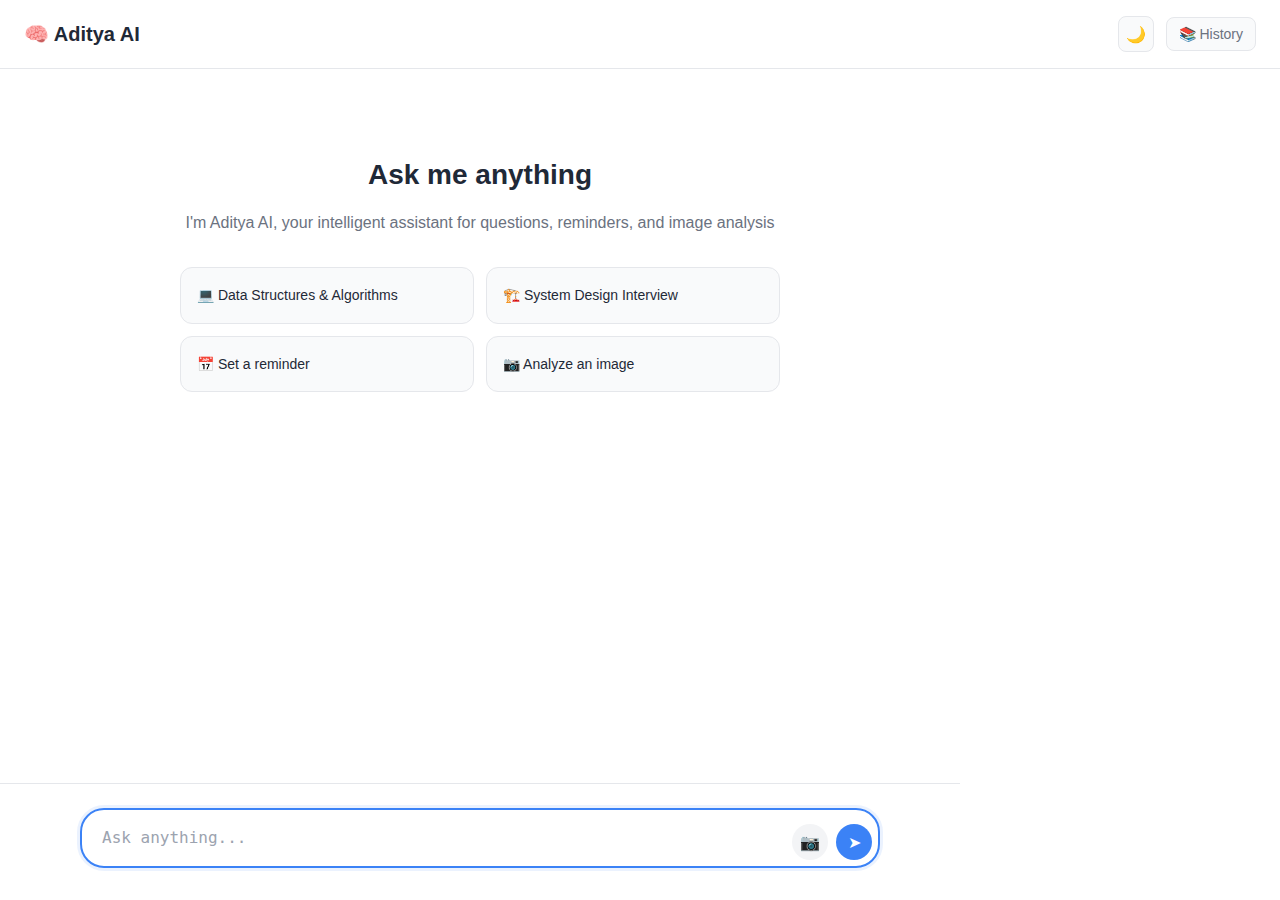
<file: templates/index.html>
<!DOCTYPE html>
<html lang="en">
<head>
    <meta charset="UTF-8">
    <meta name="viewport" content="width=device-width, initial-scale=1.0">
    <title>Aditya AI</title>
    <style>
        :root {
            /* Light theme colors */
            --bg-primary: #ffffff;
            --bg-secondary: #f9fafb;
            --bg-tertiary: #f3f4f6;
            --text-primary: #1f2937;
            --text-secondary: #6b7280;
            --text-tertiary: #9ca3af;
            --border-primary: #e5e7eb;
            --border-secondary: #d1d5db;
            --accent-primary: #3b82f6;
            --accent-secondary: #2563eb;
            --shadow-light: rgba(0, 0, 0, 0.1);
            --shadow-medium: rgba(0, 0, 0, 0.15);
        }
        
        [data-theme="dark"] {
            /* Dark theme colors */
            --bg-primary: #0f0f23;
            --bg-secondary: #1a1a3e;
            --bg-tertiary: #2d2d5f;
            --text-primary: #ffffff;
            --text-secondary: #e5e5e5;
            --text-tertiary: #8e8ea0;
            --border-primary: #2d2d5f;
            --border-secondary: #3a3a5c;
            --accent-primary: #10a37f;
            --accent-secondary: #0d8f6d;
            --shadow-light: rgba(0, 0, 0, 0.3);
            --shadow-medium: rgba(0, 0, 0, 0.5);
        }
        
        * {
            box-sizing: border-box;
            margin: 0;
            padding: 0;
        }
        
        body {
            font-family: -apple-system, BlinkMacSystemFont, 'Segoe UI', 'Inter', Roboto, sans-serif;
            background: var(--bg-primary);
            color: var(--text-primary);
            height: 100vh;
            overflow: hidden;
            line-height: 1.6;
            transition: background-color 0.3s ease, color 0.3s ease;
        }
        
        .container {
            display: flex;
            flex-direction: column;
            height: 100vh;
            max-width: 1400px;
            margin: 0 auto;
            background: var(--bg-primary);
        }
        
        .header {
            background: var(--bg-primary);
            padding: 16px 24px;
            border-bottom: 1px solid var(--border-primary);
            display: flex;
            align-items: center;
            justify-content: space-between;
            position: sticky;
            top: 0;
            z-index: 100;
        }
        
        .header h1 {
            font-size: 20px;
            font-weight: 700;
            color: var(--text-primary);
            display: flex;
            align-items: center;
            gap: 8px;
        }
        
        .header-actions {
            display: flex;
            align-items: center;
            gap: 12px;
        }
        
        .header-btn {
            background: var(--bg-secondary);
            border: 1px solid var(--border-primary);
            color: var(--text-secondary);
            padding: 8px 12px;
            border-radius: 8px;
            cursor: pointer;
            font-size: 14px;
            transition: all 0.2s ease;
            display: flex;
            align-items: center;
            gap: 6px;
        }
        
        .header-btn:hover {
            background: var(--bg-tertiary);
            border-color: var(--border-secondary);
            color: var(--text-primary);
        }
        
        .header-btn.active {
            background: var(--accent-primary);
            border-color: var(--accent-primary);
            color: #ffffff;
        }
        
        .theme-toggle {
            background: var(--bg-secondary);
            border: 1px solid var(--border-primary);
            color: var(--text-secondary);
            padding: 8px;
            border-radius: 8px;
            cursor: pointer;
            font-size: 16px;
            transition: all 0.3s ease;
            display: flex;
            align-items: center;
            justify-content: center;
            width: 36px;
            height: 36px;
        }
        
        .theme-toggle:hover {
            background: var(--bg-tertiary);
            border-color: var(--border-secondary);
            color: var(--text-primary);
            transform: scale(1.05);
        }
        
        .main-content {
            display: flex;
            flex: 1;
            overflow: hidden;
        }
        
        .chat-section {
            flex: 1;
            display: flex;
            flex-direction: column;
            background: var(--bg-primary);
        }
        
        .chat-messages {
            flex: 1;
            overflow-y: auto;
            padding: 24px;
            display: flex;
            flex-direction: column;
            gap: 24px;
            max-width: 800px;
            margin: 0 auto;
            width: 100%;
        }
        
        .message {
            display: flex;
            gap: 12px;
            animation: fadeIn 0.3s ease-out;
        }
        
        .message.user {
            flex-direction: row-reverse;
        }
        
        .message-avatar {
            width: 32px;
            height: 32px;
            border-radius: 50%;
            display: flex;
            align-items: center;
            justify-content: center;
            font-size: 16px;
            flex-shrink: 0;
            font-weight: 600;
        }
        
        .message.user .message-avatar {
            background: var(--accent-primary);
            color: white;
        }
        
        .message.assistant .message-avatar {
            background: var(--bg-tertiary);
            color: var(--text-primary);
        }
        
        .message-content {
            flex: 1;
            line-height: 1.6;
            word-wrap: break-word;
            max-width: none;
        }
        
        .message.user .message-content {
            background: var(--accent-primary);
            color: white;
            padding: 12px 16px;
            border-radius: 18px 18px 4px 18px;
            max-width: 70%;
        }
        
        .message.assistant .message-content {
            background: transparent;
            color: var(--text-primary);
            padding: 0;
        }
        
        .welcome-message {
            text-align: center;
            color: var(--text-secondary);
            margin: 60px 0 40px;
        }
        
        .welcome-message h2 {
            font-size: 28px;
            font-weight: 700;
            color: var(--text-primary);
            margin-bottom: 12px;
        }
        
        .welcome-message p {
            font-size: 16px;
            margin-bottom: 32px;
        }
        
        .welcome-examples {
            display: grid;
            grid-template-columns: repeat(auto-fit, minmax(280px, 1fr));
            gap: 12px;
            max-width: 600px;
            margin: 0 auto;
        }
        
        .example-prompt {
            background: var(--bg-secondary);
            border: 1px solid var(--border-primary);
            border-radius: 12px;
            padding: 16px;
            cursor: pointer;
            transition: all 0.2s ease;
            text-align: left;
            font-size: 14px;
            color: var(--text-primary);
        }
        
        .example-prompt:hover {
            background: var(--bg-tertiary);
            border-color: var(--border-secondary);
            transform: translateY(-1px);
        }
        
        .input-container {
            padding: 24px;
            background: var(--bg-primary);
            border-top: 1px solid var(--border-primary);
        }
        
        .input-wrapper {
            position: relative;
            max-width: 800px;
            margin: 0 auto;
        }
        
        .input-box {
            width: 100%;
            padding: 16px 100px 16px 20px;
            border: 2px solid var(--border-primary);
            border-radius: 24px;
            background: var(--bg-primary);
            color: var(--text-primary);
            font-size: 16px;
            outline: none;
            resize: none;
            min-height: 24px;
            line-height: 1.5;
            transition: all 0.2s ease;
            box-shadow: 0 1px 3px var(--shadow-light);
        }
        
        .input-box:focus {
            border-color: var(--accent-primary);
            box-shadow: 0 0 0 3px rgba(59, 130, 246, 0.1);
        }
        
        .input-box::placeholder {
            color: var(--text-tertiary);
        }
        
        .input-actions {
            position: absolute;
            right: 8px;
            top: 50%;
            transform: translateY(-50%);
            display: flex;
            gap: 8px;
        }
        
        .action-btn {
            width: 36px;
            height: 36px;
            border: none;
            border-radius: 50%;
            cursor: pointer;
            display: flex;
            align-items: center;
            justify-content: center;
            transition: all 0.2s ease;
            font-size: 16px;
        }
        
        .image-btn {
            background: var(--bg-tertiary);
            color: var(--text-secondary);
        }
        
        .image-btn:hover {
            background: var(--border-secondary);
            color: var(--text-primary);
        }
        
        .send-btn {
            background: var(--accent-primary);
            color: white;
        }
        
        .send-btn:hover {
            background: var(--accent-secondary);
        }
        
        .send-btn:disabled {
            background: var(--bg-tertiary);
            color: var(--text-tertiary);
            cursor: not-allowed;
        }
        
        .typing-indicator {
            display: none;
            align-items: center;
            gap: 12px;
            animation: fadeIn 0.3s ease-out;
        }
        
        .typing-dots {
            display: flex;
            gap: 4px;
            padding: 12px 0;
        }
        
        .typing-dot {
            width: 8px;
            height: 8px;
            border-radius: 50%;
            background: var(--text-tertiary);
            animation: typing 1.4s infinite ease-in-out;
        }
        
        .typing-dot:nth-child(2) { animation-delay: 0.2s; }
        .typing-dot:nth-child(3) { animation-delay: 0.4s; }
        
        .history-sidebar {
            width: 320px;
            background: var(--bg-secondary);
            border-left: 1px solid var(--border-primary);
            display: flex;
            flex-direction: column;
            transform: translateX(100%);
            transition: transform 0.3s ease;
            position: relative;
        }
        
        .history-sidebar.open {
            transform: translateX(0);
        }
        
        .history-header {
            padding: 20px;
            border-bottom: 1px solid var(--border-primary);
            background: var(--bg-primary);
        }
        
        .history-title {
            display: flex;
            align-items: center;
            justify-content: space-between;
            margin-bottom: 16px;
        }
        
        .history-title h3 {
            font-size: 16px;
            font-weight: 600;
            color: var(--text-primary);
        }
        
        .close-btn {
            background: none;
            border: none;
            color: var(--text-secondary);
            cursor: pointer;
            font-size: 20px;
            padding: 4px;
            border-radius: 4px;
            transition: all 0.2s ease;
        }
        
        .close-btn:hover {
            background: var(--bg-tertiary);
            color: var(--text-primary);
        }
        
        .filter-chips {
            display: flex;
            gap: 8px;
            flex-wrap: wrap;
        }
        
        .filter-chip {
            background: var(--bg-tertiary);
            border: 1px solid var(--border-primary);
            color: var(--text-secondary);
            padding: 6px 12px;
            border-radius: 16px;
            font-size: 12px;
            cursor: pointer;
            transition: all 0.2s ease;
        }
        
        .filter-chip:hover,
        .filter-chip.active {
            background: var(--accent-primary);
            border-color: var(--accent-primary);
            color: white;
        }
        
        .history-content {
            flex: 1;
            overflow-y: auto;
            padding: 16px 20px;
        }
        
        .history-item {
            background: var(--bg-primary);
            border: 1px solid var(--border-primary);
            border-radius: 8px;
            padding: 12px;
            margin-bottom: 8px;
            cursor: pointer;
            transition: all 0.2s ease;
        }
        
        .history-item:hover {
            border-color: var(--accent-primary);
            box-shadow: 0 1px 3px var(--shadow-light);
        }
        
        .history-item .user-msg {
            font-size: 14px;
            color: var(--text-primary);
            margin-bottom: 4px;
            font-weight: 500;
        }
        
        .history-item .ai-msg {
            font-size: 12px;
            color: var(--text-secondary);
            line-height: 1.4;
            overflow: hidden;
            text-overflow: ellipsis;
            display: -webkit-box;
            -webkit-line-clamp: 2;
            line-clamp: 2;
            -webkit-box-orient: vertical;
        }
        
        .image-preview-container {
            display: none;
            margin-top: 12px;
            padding: 16px;
            background: var(--bg-secondary);
            border: 1px solid var(--border-primary);
            border-radius: 12px;
        }
        
        .image-preview {
            max-width: 200px;
            max-height: 200px;
            border-radius: 8px;
            margin-bottom: 12px;
        }
        
        .image-prompt-input {
            width: 100%;
            padding: 8px 12px;
            border: 1px solid var(--border-primary);
            border-radius: 6px;
            background: var(--bg-primary);
            color: var(--text-primary);
            font-size: 14px;
            outline: none;
            margin-bottom: 12px;
        }
        
        .image-prompt-input:focus {
            border-color: var(--accent-primary);
        }
        
        .image-actions {
            display: flex;
            gap: 8px;
        }
        
        .image-action-btn {
            padding: 8px 16px;
            border: none;
            border-radius: 6px;
            cursor: pointer;
            font-size: 14px;
            font-weight: 500;
            transition: all 0.2s ease;
        }
        
        .image-action-btn.analyze {
            background: var(--accent-primary);
            color: white;
        }
        
        .image-action-btn.analyze:hover {
            background: var(--accent-secondary);
        }
        
        .image-action-btn.cancel {
            background: var(--bg-tertiary);
            color: var(--text-secondary);
        }
        
        .image-action-btn.cancel:hover {
            background: var(--border-secondary);
            color: var(--text-primary);
        }
        
        @keyframes fadeIn {
            from { opacity: 0; transform: translateY(8px); }
            to { opacity: 1; transform: translateY(0); }
        }
        
        @keyframes typing {
            0%, 60%, 100% { transform: scale(1); opacity: 0.5; }
            30% { transform: scale(1.2); opacity: 1; }
        }
        
        ::-webkit-scrollbar {
            width: 6px;
        }
        
        ::-webkit-scrollbar-track {
            background: var(--bg-secondary);
        }
        
        ::-webkit-scrollbar-thumb {
            background: var(--border-secondary);
            border-radius: 3px;
        }
        
        ::-webkit-scrollbar-thumb:hover {
            background: var(--text-tertiary);
        }
        
        /* Responsive design */
        @media (max-width: 768px) {
            .history-sidebar {
                width: 100%;
                position: fixed;
                top: 0;
                left: 0;
                height: 100vh;
                z-index: 1000;
            }
            
            .welcome-examples {
                grid-template-columns: 1fr;
            }
            
            .input-box {
                padding: 14px 90px 14px 16px;
                font-size: 16px;
            }
        }
    </style>
</head>
<body>
    <div class="container">
        <div class="header">
            <h1>🧠 Aditya AI</h1>
            <div class="header-actions">
                <button class="theme-toggle" onclick="toggleTheme()" id="themeToggle" title="Toggle theme">
                    🌙
                </button>
                <button class="header-btn" onclick="toggleHistory()" id="historyToggle">
                    📚 History
                </button>
            </div>
        </div>
        
        <div class="main-content">
            <div class="chat-section">
                <div class="chat-messages" id="chatMessages">
                    <div class="welcome-message">
                        <h2>Ask me anything</h2>
                        <p>I'm Aditya AI, your intelligent assistant for questions, reminders, and image analysis</p>
                        
                        <div class="welcome-examples">
                            <div class="example-prompt" onclick="sendExample('Explain data structures and algorithms')">
                                💻 Data Structures & Algorithms
                            </div>
                            <div class="example-prompt" onclick="sendExample('System design interview questions')">
                                🏗️ System Design Interview
                            </div>
                            <div class="example-prompt" onclick="sendExample('Remind me to study tomorrow at 9am')">
                                📅 Set a reminder
                            </div>
                            <div class="example-prompt" onclick="document.getElementById('imageInput').click()">
                                📷 Analyze an image
                            </div>
                        </div>
                    </div>
                    
                    <div class="typing-indicator" id="typingIndicator">
                        <div class="message-avatar">🧠</div>
                        <div class="typing-dots">
                            <div class="typing-dot"></div>
                            <div class="typing-dot"></div>
                            <div class="typing-dot"></div>
                        </div>
                    </div>
                </div>
                
                <div class="input-container">
                    <div class="input-wrapper">
                        <textarea 
                            id="userInput" 
                            class="input-box" 
                            placeholder="Ask anything..."
                            rows="1"
                            onkeydown="handleKeyPress(event)"
                        ></textarea>
                        <div class="input-actions">
                            <button class="action-btn image-btn" onclick="document.getElementById('imageInput').click()" title="Upload Image">
                                📷
                            </button>
                            <button class="action-btn send-btn" onclick="sendMessage()" id="sendButton">
                                ➤
                            </button>
                        </div>
                        <input type="file" id="imageInput" accept="image/*" onchange="handleImageUpload(event)" style="display: none;">
                        
                        <div id="imagePreviewContainer" class="image-preview-container">
                            <img id="imagePreview" class="image-preview" style="display: none;">
                            <input type="text" id="imagePrompt" class="image-prompt-input" placeholder="What would you like to know about this image?" value="Describe this image in detail.">
                            <div class="image-actions">
                                <button class="image-action-btn analyze" onclick="analyzeImage()">Analyze Image</button>
                                <button class="image-action-btn cancel" onclick="cancelImageUpload()">Cancel</button>
                            </div>
                        </div>
                    </div>
                </div>
            </div>
            
            <div class="history-sidebar" id="historySidebar">
                <div class="history-header">
                    <div class="history-title">
                        <h3>Chat History</h3>
                        <button class="close-btn" onclick="toggleHistory()">✕</button>
                    </div>
                    <div class="filter-chips">
                        <div class="filter-chip active" data-filter="all">All</div>
                        <div class="filter-chip" data-filter="ai">AI</div>
                        <div class="filter-chip" data-filter="task">Tasks</div>
                        <div class="filter-chip" data-filter="image">Images</div>
                    </div>
                </div>
                
                <div class="history-content" id="historyContent">
                    <div style="text-align: center; color: #6b7280; padding: 40px 20px;">
                        <div style="font-size: 48px; margin-bottom: 16px;">📚</div>
                        <p>Your conversation history will appear here</p>
                    </div>
                </div>
            </div>
        </div>
    </div>

    <script>
        // Global variables
        let selectedImageFile = null;
        let currentFilter = 'all';
        let allHistoryItems = [];

        function handleKeyPress(event) {
            if (event.key === 'Enter' && !event.shiftKey) {
                event.preventDefault();
                sendMessage();
            }
        }
        
        function sendExample(text) {
            document.getElementById('userInput').value = text;
            sendMessage();
        }
        
        async function sendMessage() {
            const input = document.getElementById('userInput');
            const message = input.value.trim();
            
            if (!message) return;
            
            input.value = '';
            
            addMessage(message, 'user');
            showTypingIndicator();
            hideWelcomeMessage();
            
            try {
                const response = await fetch('/ask', {
                    method: 'POST',
                    headers: {
                        'Content-Type': 'application/json',
                    },
                    body: JSON.stringify({ query: message }),
                });
                
                const data = await response.json();
                
                hideTypingIndicator();
                
                if (data.error) {
                    addMessage(`Sorry, I encountered an error: ${data.error}`, 'assistant');
                } else {
                    addMessage(data.reply, 'assistant');
                }
            } catch (error) {
                hideTypingIndicator();
                addMessage('Sorry, I\'m having trouble connecting right now. Please try again.', 'assistant');
            }
            
            input.focus();
        }
        
        function addMessage(content, sender) {
            const chatMessages = document.getElementById('chatMessages');
            const messageDiv = document.createElement('div');
            messageDiv.className = `message ${sender}`;
            
            const avatar = sender === 'user' ? '👤' : '🧠';
            
            messageDiv.innerHTML = `
                <div class="message-avatar">${avatar}</div>
                <div class="message-content">${content}</div>
            `;
            
            chatMessages.appendChild(messageDiv);
            chatMessages.scrollTop = chatMessages.scrollHeight;
        }
        
        function showTypingIndicator() {
            document.getElementById('typingIndicator').style.display = 'flex';
            const chatMessages = document.getElementById('chatMessages');
            chatMessages.scrollTop = chatMessages.scrollHeight;
        }
        
        function hideTypingIndicator() {
            document.getElementById('typingIndicator').style.display = 'none';
        }
        
        function hideWelcomeMessage() {
            const welcomeMsg = document.querySelector('.welcome-message');
            if (welcomeMsg) {
                welcomeMsg.style.display = 'none';
            }
        }
        
        function toggleHistory() {
            const sidebar = document.getElementById('historySidebar');
            const toggle = document.getElementById('historyToggle');
            
            sidebar.classList.toggle('open');
            toggle.classList.toggle('active');
            
            if (sidebar.classList.contains('open')) {
                loadHistory();
            }
        }
        
        // Image handling functions
        function handleImageUpload(event) {
            const file = event.target.files[0];
            if (!file) return;
            
            const allowedTypes = ['image/png', 'image/jpg', 'image/jpeg', 'image/gif', 'image/bmp', 'image/webp'];
            if (!allowedTypes.includes(file.type)) {
                alert('Please select a valid image file');
                return;
            }
            
            if (file.size > 16 * 1024 * 1024) {
                alert('Image file is too large. Please select an image smaller than 16MB.');
                return;
            }
            
            selectedImageFile = file;
            
            const reader = new FileReader();
            reader.onload = function(e) {
                const preview = document.getElementById('imagePreview');
                preview.src = e.target.result;
                preview.style.display = 'block';
                
                document.getElementById('imagePreviewContainer').style.display = 'block';
                document.getElementById('imagePrompt').focus();
            };
            reader.readAsDataURL(file);
        }
        
        function cancelImageUpload() {
            selectedImageFile = null;
            document.getElementById('imagePreviewContainer').style.display = 'none';
            document.getElementById('imagePreview').style.display = 'none';
            document.getElementById('imageInput').value = '';
            document.getElementById('imagePrompt').value = 'Describe this image in detail.';
        }
        
        async function analyzeImage() {
            if (!selectedImageFile) {
                alert('No image selected');
                return;
            }
            
            const prompt = document.getElementById('imagePrompt').value.trim() || 'Describe this image in detail.';
            
            const formData = new FormData();
            formData.append('image', selectedImageFile);
            formData.append('prompt', prompt);
            
            addMessage(`📷 Analyzing image: "${prompt}"`, 'user');
            showTypingIndicator();
            hideWelcomeMessage();
            cancelImageUpload();
            
            try {
                const response = await fetch('/analyze_image', {
                    method: 'POST',
                    body: formData
                });
                
                const data = await response.json();
                
                hideTypingIndicator();
                
                if (data.error) {
                    addMessage(`Sorry, I encountered an error: ${data.error}`, 'assistant');
                } else {
                    addMessage(data.reply, 'assistant');
                }
            } catch (error) {
                hideTypingIndicator();
                addMessage('Sorry, I\'m having trouble analyzing the image right now.', 'assistant');
            }
        }
        
        // History functions
        async function loadHistory() {
            try {
                const response = await fetch('/chat_history?limit=50');
                const data = await response.json();
                
                const historyContent = document.getElementById('historyContent');
                
                if (data.history && data.history.length > 0) {
                    allHistoryItems = data.history;
                    displayFilteredHistory();
                } else {
                    historyContent.innerHTML = `
                        <div style="text-align: center; color: #6b7280; padding: 40px 20px;">
                            <div style="font-size: 48px; margin-bottom: 16px;">📚</div>
                            <p>Your conversation history will appear here</p>
                        </div>
                    `;
                }
            } catch (error) {
                console.error('Error loading history:', error);
            }
        }
        
        function displayFilteredHistory() {
            const historyContent = document.getElementById('historyContent');
            
            let filteredItems = allHistoryItems;
            
            if (currentFilter !== 'all') {
                filteredItems = filteredItems.filter(item => {
                    if (currentFilter === 'ai') return item.message_type === 'ai_question';
                    if (currentFilter === 'task') return item.message_type === 'task';
                    if (currentFilter === 'image') return item.message_type === 'image';
                    return true;
                });
            }
            
            historyContent.innerHTML = '';
            
            filteredItems.forEach(item => {
                const historyItem = document.createElement('div');
                historyItem.className = 'history-item';
                historyItem.onclick = () => restoreMessage(item.user_message);
                
                historyItem.innerHTML = `
                    <div class="user-msg">${item.user_message}</div>
                    <div class="ai-msg">${item.ai_response}</div>
                `;
                
                historyContent.appendChild(historyItem);
            });
        }
        
        function restoreMessage(message) {
            document.getElementById('userInput').value = message;
            document.getElementById('userInput').focus();
        }
        
        // Auto-resize textarea
        document.getElementById('userInput').addEventListener('input', function() {
            this.style.height = 'auto';
            this.style.height = Math.min(this.scrollHeight, 120) + 'px';
        });
        
        // Theme toggle functionality
        function toggleTheme() {
            const body = document.body;
            const themeToggle = document.getElementById('themeToggle');
            const currentTheme = body.getAttribute('data-theme');
            
            if (currentTheme === 'dark') {
                body.removeAttribute('data-theme');
                themeToggle.innerHTML = '🌙';
                themeToggle.title = 'Switch to dark mode';
                localStorage.setItem('theme', 'light');
            } else {
                body.setAttribute('data-theme', 'dark');
                themeToggle.innerHTML = '☀️';
                themeToggle.title = 'Switch to light mode';
                localStorage.setItem('theme', 'dark');
            }
        }
        
        // Initialize theme on page load
        function initializeTheme() {
            const savedTheme = localStorage.getItem('theme');
            const prefersDark = window.matchMedia('(prefers-color-scheme: dark)').matches;
            const themeToggle = document.getElementById('themeToggle');
            
            if (savedTheme === 'dark' || (!savedTheme && prefersDark)) {
                document.body.setAttribute('data-theme', 'dark');
                themeToggle.innerHTML = '☀️';
                themeToggle.title = 'Switch to light mode';
            } else {
                document.body.removeAttribute('data-theme');
                themeToggle.innerHTML = '🌙';
                themeToggle.title = 'Switch to dark mode';
            }
        }
        
        // Setup filter chips
        document.addEventListener('DOMContentLoaded', function() {
            const filterChips = document.querySelectorAll('.filter-chip');
            filterChips.forEach(chip => {
                chip.addEventListener('click', function() {
                    filterChips.forEach(c => c.classList.remove('active'));
                    this.classList.add('active');
                    
                    currentFilter = this.dataset.filter;
                    displayFilteredHistory();
                });
            });
            
            // Initialize theme on DOM content loaded
            initializeTheme();
        });
        
        // Focus input on load
        window.addEventListener('load', function() {
            document.getElementById('userInput').focus();
        });
    </script>
</body>
</html>
</file>
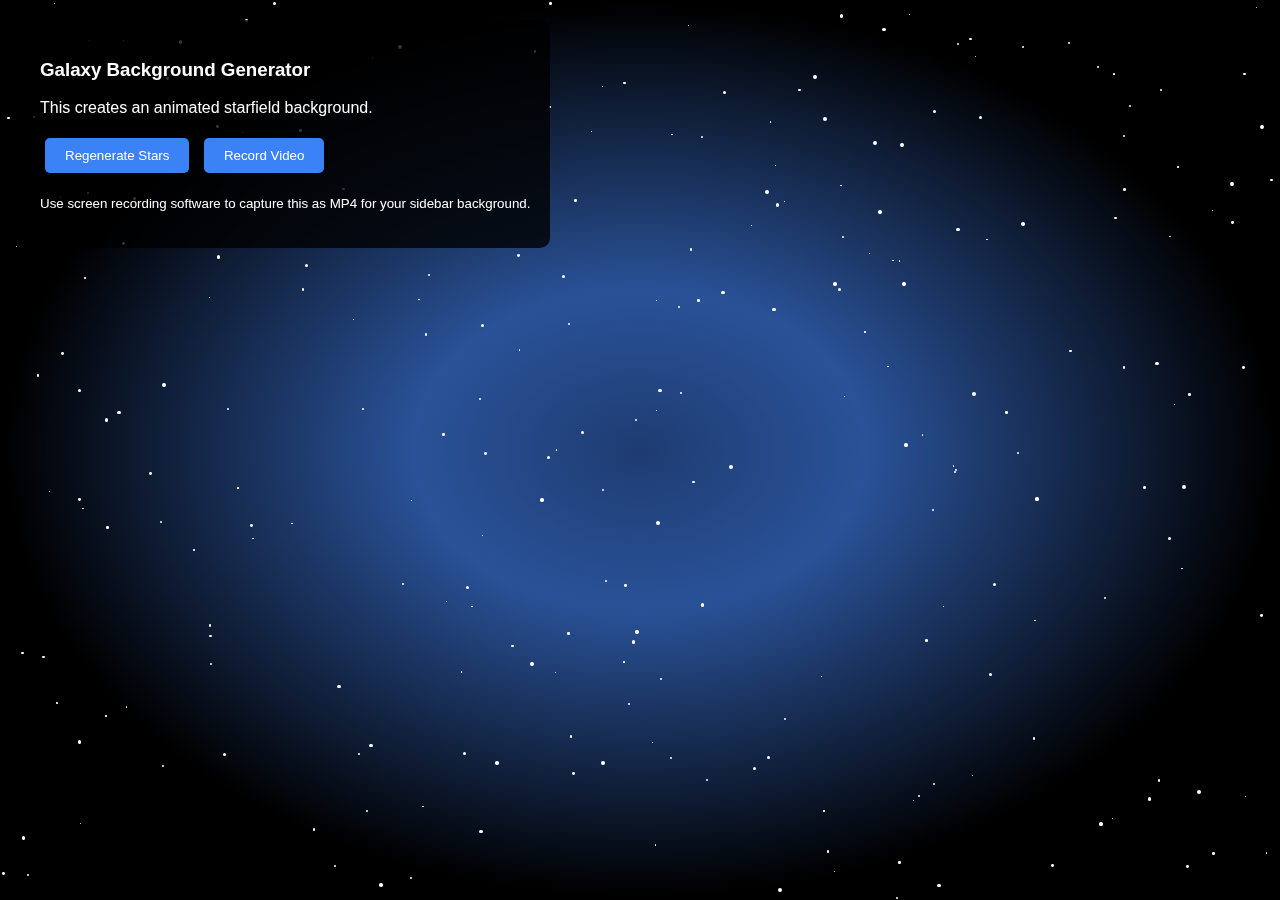
<file: static/galaxy_generator.html>
<!DOCTYPE html>
<html lang="en">
<head>
    <meta charset="UTF-8">
    <meta name="viewport" content="width=device-width, initial-scale=1.0">
    <title>Galaxy Background Generator</title>
    <style>
        body {
            margin: 0;
            padding: 0;
            background: #000;
            overflow: hidden;
        }
        
        #galaxy {
            position: fixed;
            top: 0;
            left: 0;
            width: 100vw;
            height: 100vh;
            background: radial-gradient(ellipse at center, #1e3c72 0%, #2a5298 25%, #000 70%);
        }
        
        .star {
            position: absolute;
            background: white;
            border-radius: 50%;
            animation: twinkle 3s infinite ease-in-out;
        }
        
        @keyframes twinkle {
            0%, 100% { opacity: 0.3; transform: scale(1); }
            50% { opacity: 1; transform: scale(1.2); }
        }
        
        .controls {
            position: fixed;
            top: 20px;
            left: 20px;
            z-index: 1000;
            background: rgba(0,0,0,0.8);
            padding: 20px;
            border-radius: 10px;
            color: white;
            font-family: Arial, sans-serif;
        }
        
        .controls button {
            background: #3b82f6;
            color: white;
            border: none;
            padding: 10px 20px;
            border-radius: 5px;
            cursor: pointer;
            margin: 5px;
        }
        
        .controls button:hover {
            background: #2563eb;
        }
    </style>
</head>
<body>
    <div id="galaxy"></div>
    
    <div class="controls">
        <h3>Galaxy Background Generator</h3>
        <p>This creates an animated starfield background.</p>
        <button onclick="regenerateStars()">Regenerate Stars</button>
        <button onclick="downloadAsVideo()">Record Video</button>
        <p><small>Use screen recording software to capture this as MP4 for your sidebar background.</small></p>
    </div>

    <script>
        function createStar() {
            const star = document.createElement('div');
            star.className = 'star';
            
            // Random size (1px to 4px)
            const size = Math.random() * 3 + 1;
            star.style.width = size + 'px';
            star.style.height = size + 'px';
            
            // Random position
            star.style.left = Math.random() * 100 + '%';
            star.style.top = Math.random() * 100 + '%';
            
            // Random animation delay
            star.style.animationDelay = Math.random() * 3 + 's';
            
            // Random animation duration
            star.style.animationDuration = (Math.random() * 2 + 2) + 's';
            
            return star;
        }
        
        function generateStars(count = 200) {
            const galaxy = document.getElementById('galaxy');
            
            // Clear existing stars
            galaxy.querySelectorAll('.star').forEach(star => star.remove());
            
            // Create new stars
            for (let i = 0; i < count; i++) {
                galaxy.appendChild(createStar());
            }
        }
        
        function regenerateStars() {
            generateStars(300);
        }
        
        function downloadAsVideo() {
            alert('Use your computer\'s screen recording software (like QuickTime on Mac or OBS) to record this page as an MP4 video. Then save it as /static/videos/stars.mp4 in your project.');
        }
        
        // Initialize
        generateStars(250);
        
        // Add some floating particles
        setInterval(() => {
            if (Math.random() < 0.1) {
                const particle = createStar();
                particle.style.background = `hsl(${Math.random() * 60 + 200}, 70%, 80%)`; // Blue-ish colors
                particle.style.animationDuration = '1s';
                particle.style.opacity = '0.7';
                document.getElementById('galaxy').appendChild(particle);
                
                // Remove after animation
                setTimeout(() => {
                    if (particle.parentNode) {
                        particle.parentNode.removeChild(particle);
                    }
                }, 1000);
            }
        }, 500);
    </script>
</body>
</html>
</file>
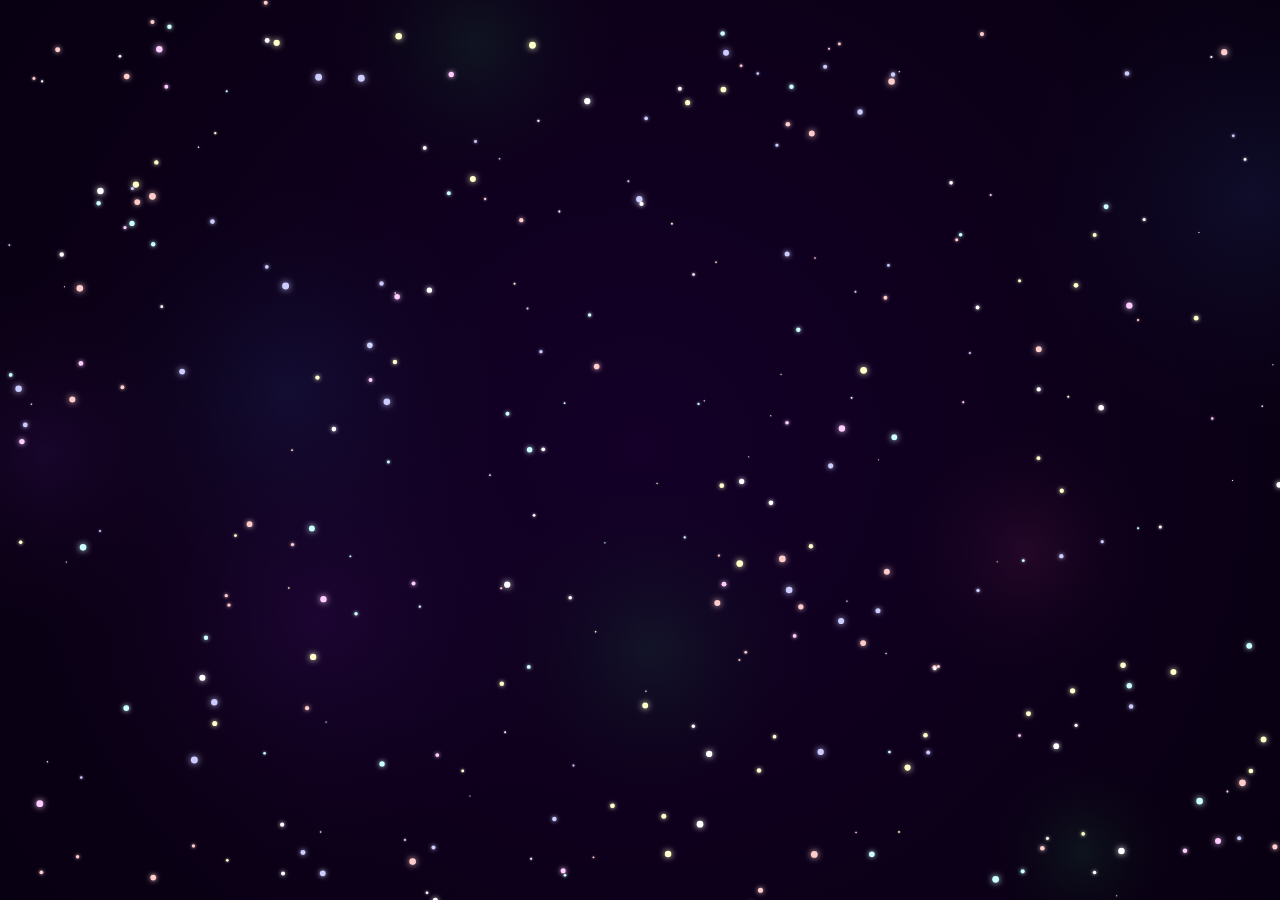
<file: static/galaxy_video_generator.html>
<!DOCTYPE html>
<html lang="en">
<head>
    <meta charset="UTF-8">
    <meta name="viewport" content="width=device-width, initial-scale=1.0">
    <title>Galaxy Video Background</title>
    <style>
        body {
            margin: 0;
            padding: 0;
            background: black;
            overflow: hidden;
        }
        #galaxyCanvas {
            width: 100vw;
            height: 100vh;
            display: block;
        }
    </style>
</head>
<body>
    <canvas id="galaxyCanvas"></canvas>
    
    <script>
        class GalaxyBackground {
            constructor(canvas) {
                this.canvas = canvas;
                this.ctx = canvas.getContext('2d');
                this.width = window.innerWidth;
                this.height = window.innerHeight;
                this.stars = [];
                this.nebulaClouds = [];
                this.time = 0;
                
                this.resize();
                this.createStars();
                this.createNebulaClouds();
                this.animate();
            }
            
            resize() {
                this.canvas.width = this.width;
                this.canvas.height = this.height;
            }
            
            createStars() {
                const starCount = 300;
                for (let i = 0; i < starCount; i++) {
                    this.stars.push({
                        x: Math.random() * this.width,
                        y: Math.random() * this.height,
                        size: Math.random() * 3 + 0.5,
                        speed: Math.random() * 0.5 + 0.1,
                        opacity: Math.random() * 0.8 + 0.2,
                        twinkleSpeed: Math.random() * 0.05 + 0.01,
                        color: this.getStarColor()
                    });
                }
            }
            
            getStarColor() {
                const colors = ['#ffffff', '#ffffcc', '#ffcccc', '#ccccff', '#ccffff', '#ffccff'];
                return colors[Math.floor(Math.random() * colors.length)];
            }
            
            createNebulaClouds() {
                for (let i = 0; i < 8; i++) {
                    this.nebulaClouds.push({
                        x: Math.random() * this.width,
                        y: Math.random() * this.height,
                        radius: Math.random() * 200 + 100,
                        color: this.getNebulaColor(),
                        speed: Math.random() * 0.2 + 0.05,
                        direction: Math.random() * Math.PI * 2
                    });
                }
            }
            
            getNebulaColor() {
                const colors = [
                    'rgba(147, 51, 234, 0.1)', // Purple
                    'rgba(59, 130, 246, 0.1)', // Blue
                    'rgba(236, 72, 153, 0.1)', // Pink
                    'rgba(34, 197, 94, 0.1)',  // Green
                    'rgba(251, 146, 60, 0.1)'  // Orange
                ];
                return colors[Math.floor(Math.random() * colors.length)];
            }
            
            drawBackground() {
                // Create gradient background
                const gradient = this.ctx.createRadialGradient(
                    this.width / 2, this.height / 2, 0,
                    this.width / 2, this.height / 2, Math.max(this.width, this.height)
                );
                gradient.addColorStop(0, 'rgba(20, 0, 40, 1)');
                gradient.addColorStop(0.5, 'rgba(10, 0, 20, 1)');
                gradient.addColorStop(1, 'rgba(0, 0, 10, 1)');
                
                this.ctx.fillStyle = gradient;
                this.ctx.fillRect(0, 0, this.width, this.height);
            }
            
            drawNebulaClouds() {
                this.nebulaClouds.forEach(cloud => {
                    cloud.x += Math.cos(cloud.direction) * cloud.speed;
                    cloud.y += Math.sin(cloud.direction) * cloud.speed;
                    
                    // Wrap around screen
                    if (cloud.x > this.width + cloud.radius) cloud.x = -cloud.radius;
                    if (cloud.x < -cloud.radius) cloud.x = this.width + cloud.radius;
                    if (cloud.y > this.height + cloud.radius) cloud.y = -cloud.radius;
                    if (cloud.y < -cloud.radius) cloud.y = this.height + cloud.radius;
                    
                    const gradient = this.ctx.createRadialGradient(
                        cloud.x, cloud.y, 0,
                        cloud.x, cloud.y, cloud.radius
                    );
                    gradient.addColorStop(0, cloud.color);
                    gradient.addColorStop(1, 'transparent');
                    
                    this.ctx.fillStyle = gradient;
                    this.ctx.fillRect(
                        cloud.x - cloud.radius,
                        cloud.y - cloud.radius,
                        cloud.radius * 2,
                        cloud.radius * 2
                    );
                });
            }
            
            drawStars() {
                this.stars.forEach(star => {
                    // Move stars
                    star.y += star.speed;
                    if (star.y > this.height + 10) {
                        star.y = -10;
                        star.x = Math.random() * this.width;
                    }
                    
                    // Twinkling effect
                    star.opacity += Math.sin(this.time * star.twinkleSpeed) * 0.1;
                    star.opacity = Math.max(0.1, Math.min(1, star.opacity));
                    
                    // Draw star
                    this.ctx.save();
                    this.ctx.globalAlpha = star.opacity;
                    this.ctx.fillStyle = star.color;
                    this.ctx.shadowBlur = star.size * 2;
                    this.ctx.shadowColor = star.color;
                    this.ctx.beginPath();
                    this.ctx.arc(star.x, star.y, star.size, 0, Math.PI * 2);
                    this.ctx.fill();
                    this.ctx.restore();
                });
            }
            
            animate() {
                this.time += 1;
                
                this.drawBackground();
                this.drawNebulaClouds();
                this.drawStars();
                
                requestAnimationFrame(() => this.animate());
            }
        }
        
        // Initialize galaxy background
        const canvas = document.getElementById('galaxyCanvas');
        new GalaxyBackground(canvas);
        
        // Handle window resize
        window.addEventListener('resize', () => {
            location.reload(); // Simple reload for resize
        });
    </script>
</body>
</html>
</file>
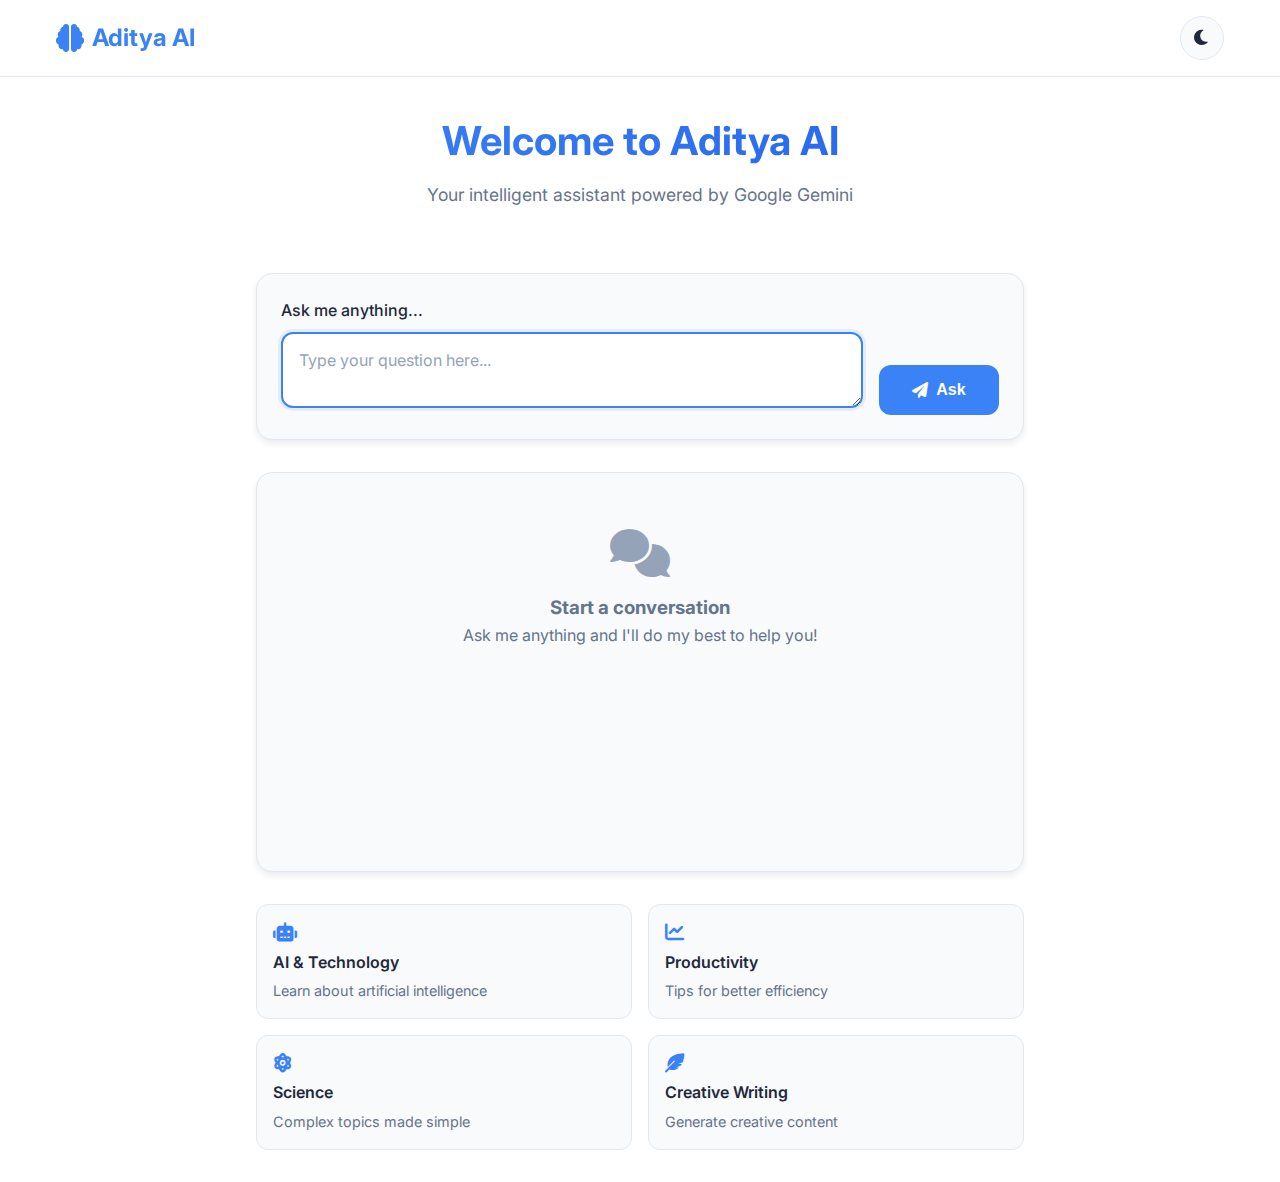
<file: templates/aditya_ai.html>
<!DOCTYPE html>
<html lang="en">
<head>
    <meta charset="UTF-8">
    <meta name="viewport" content="width=device-width, initial-scale=1.0">
    <title>Aditya AI - Intelligent Assistant</title>
    
    <!-- Google Fonts -->
    <link href="https://fonts.googleapis.com/css2?family=Inter:wght@300;400;500;600;700&display=swap" rel="stylesheet">
    
    <!-- Font Awesome for icons -->
    <link rel="stylesheet" href="https://cdnjs.cloudflare.com/ajax/libs/font-awesome/6.0.0/css/all.min.css">
    
    <style>
        /* CSS Variables for Light Theme */
        :root {
            --bg-primary: #ffffff;
            --bg-secondary: #f8fafc;
            --bg-tertiary: #f1f5f9;
            --text-primary: #1e293b;
            --text-secondary: #64748b;
            --text-tertiary: #94a3b8;
            --border-primary: #e2e8f0;
            --border-secondary: #cbd5e1;
            --accent-primary: #3b82f6;
            --accent-secondary: #2563eb;
            --accent-hover: #1d4ed8;
            --shadow-light: rgba(15, 23, 42, 0.08);
            --shadow-medium: rgba(15, 23, 42, 0.12);
            --success: #10b981;
            --warning: #f59e0b;
            --error: #ef4444;
        }
        
        /* Dark Theme Variables */
        [data-theme="dark"] {
            --bg-primary: #0f172a;
            --bg-secondary: #1e293b;
            --bg-tertiary: #334155;
            --text-primary: #f8fafc;
            --text-secondary: #cbd5e1;
            --text-tertiary: #94a3b8;
            --border-primary: #334155;
            --border-secondary: #475569;
            --accent-primary: #3b82f6;
            --accent-secondary: #60a5fa;
            --accent-hover: #93c5fd;
            --shadow-light: rgba(0, 0, 0, 0.2);
            --shadow-medium: rgba(0, 0, 0, 0.3);
            --success: #10b981;
            --warning: #f59e0b;
            --error: #ef4444;
        }
        
        /* Reset and Base Styles */
        * {
            margin: 0;
            padding: 0;
            box-sizing: border-box;
        }
        
        body {
            font-family: 'Inter', -apple-system, BlinkMacSystemFont, 'Segoe UI', Roboto, sans-serif;
            background: var(--bg-primary);
            color: var(--text-primary);
            line-height: 1.6;
            transition: background-color 0.3s ease, color 0.3s ease;
        }
        
        /* Navbar */
        .navbar {
            background: var(--bg-primary);
            border-bottom: 1px solid var(--border-primary);
            padding: 1rem 0;
            position: sticky;
            top: 0;
            z-index: 100;
            backdrop-filter: blur(10px);
            background: rgba(var(--bg-primary), 0.95);
        }
        
        .nav-container {
            max-width: 1200px;
            margin: 0 auto;
            padding: 0 1rem;
            display: flex;
            justify-content: space-between;
            align-items: center;
        }
        
        .nav-title {
            font-size: 1.5rem;
            font-weight: 700;
            color: var(--accent-primary);
            display: flex;
            align-items: center;
            gap: 0.5rem;
        }
        
        .nav-title i {
            font-size: 1.75rem;
        }
        
        .theme-toggle {
            background: var(--bg-secondary);
            border: 1px solid var(--border-primary);
            color: var(--text-primary);
            padding: 0.5rem;
            border-radius: 50%;
            cursor: pointer;
            transition: all 0.3s ease;
            width: 44px;
            height: 44px;
            display: flex;
            align-items: center;
            justify-content: center;
            font-size: 1.1rem;
        }
        
        .theme-toggle:hover {
            background: var(--bg-tertiary);
            border-color: var(--border-secondary);
            transform: scale(1.05);
        }
        
        /* Main Container */
        .container {
            max-width: 800px;
            margin: 0 auto;
            padding: 2rem 1rem;
            min-height: calc(100vh - 80px);
            display: flex;
            flex-direction: column;
        }
        
        /* Welcome Section */
        .welcome-section {
            text-align: center;
            margin-bottom: 2rem;
        }
        
        .welcome-title {
            font-size: 2.5rem;
            font-weight: 700;
            color: var(--text-primary);
            margin-bottom: 0.5rem;
            background: linear-gradient(135deg, var(--accent-primary), var(--accent-secondary));
            -webkit-background-clip: text;
            -webkit-text-fill-color: transparent;
            background-clip: text;
        }
        
        .welcome-subtitle {
            font-size: 1.1rem;
            color: var(--text-secondary);
            margin-bottom: 2rem;
        }
        
        /* Input Section */
        .input-section {
            background: var(--bg-secondary);
            border: 1px solid var(--border-primary);
            border-radius: 16px;
            padding: 1.5rem;
            margin-bottom: 2rem;
            box-shadow: 0 4px 6px var(--shadow-light);
            transition: all 0.3s ease;
        }
        
        .input-section:hover {
            box-shadow: 0 8px 12px var(--shadow-medium);
        }
        
        .input-group {
            display: flex;
            gap: 1rem;
            align-items: flex-end;
        }
        
        .input-wrapper {
            flex: 1;
            position: relative;
        }
        
        .input-label {
            display: block;
            font-weight: 500;
            color: var(--text-primary);
            margin-bottom: 0.5rem;
        }
        
        .question-input {
            width: 100%;
            background: var(--bg-primary);
            border: 2px solid var(--border-primary);
            border-radius: 12px;
            padding: 1rem;
            font-size: 1rem;
            color: var(--text-primary);
            resize: vertical;
            min-height: 60px;
            max-height: 200px;
            transition: all 0.3s ease;
            font-family: inherit;
        }
        
        .question-input:focus {
            outline: none;
            border-color: var(--accent-primary);
            box-shadow: 0 0 0 3px rgba(59, 130, 246, 0.1);
        }
        
        .question-input::placeholder {
            color: var(--text-tertiary);
        }
        
        .submit-btn {
            background: var(--accent-primary);
            color: white;
            border: none;
            border-radius: 12px;
            padding: 1rem 1.5rem;
            font-size: 1rem;
            font-weight: 600;
            cursor: pointer;
            transition: all 0.3s ease;
            display: flex;
            align-items: center;
            gap: 0.5rem;
            min-width: 120px;
            justify-content: center;
        }
        
        .submit-btn:hover:not(:disabled) {
            background: var(--accent-secondary);
            transform: translateY(-2px);
            box-shadow: 0 6px 12px rgba(59, 130, 246, 0.3);
        }
        
        .submit-btn:active {
            transform: translateY(0);
        }
        
        .submit-btn:disabled {
            background: var(--text-tertiary);
            cursor: not-allowed;
            transform: none;
            box-shadow: none;
        }
        
        .loading-spinner {
            width: 20px;
            height: 20px;
            border: 2px solid rgba(255, 255, 255, 0.3);
            border-radius: 50%;
            border-top-color: white;
            animation: spin 0.8s ease-in-out infinite;
        }
        
        /* Chat Area */
        .chat-container {
            flex: 1;
            background: var(--bg-secondary);
            border: 1px solid var(--border-primary);
            border-radius: 16px;
            padding: 1.5rem;
            box-shadow: 0 4px 6px var(--shadow-light);
            min-height: 400px;
            max-height: 600px;
            overflow-y: auto;
            position: relative;
        }
        
        .chat-area {
            display: flex;
            flex-direction: column;
            gap: 1rem;
        }
        
        .chat-message {
            display: flex;
            gap: 0.75rem;
            animation: fadeInUp 0.3s ease-out;
        }
        
        .message-avatar {
            width: 40px;
            height: 40px;
            border-radius: 50%;
            display: flex;
            align-items: center;
            justify-content: center;
            font-size: 1.1rem;
            flex-shrink: 0;
        }
        
        .user-avatar {
            background: var(--accent-primary);
            color: white;
        }
        
        .ai-avatar {
            background: var(--bg-tertiary);
            color: var(--text-primary);
            border: 2px solid var(--border-secondary);
        }
        
        .message-content {
            flex: 1;
            background: var(--bg-primary);
            border: 1px solid var(--border-primary);
            border-radius: 12px;
            padding: 1rem;
            position: relative;
        }
        
        .message-content::before {
            content: '';
            position: absolute;
            left: -8px;
            top: 12px;
            width: 0;
            height: 0;
            border-style: solid;
            border-width: 6px 8px 6px 0;
            border-color: transparent var(--bg-primary) transparent transparent;
        }
        
        .message-time {
            font-size: 0.75rem;
            color: var(--text-tertiary);
            margin-top: 0.5rem;
        }
        
        .empty-state {
            text-align: center;
            color: var(--text-secondary);
            padding: 2rem;
        }
        
        .empty-state i {
            font-size: 3rem;
            color: var(--text-tertiary);
            margin-bottom: 1rem;
        }
        
        /* Example Questions */
        .example-questions {
            display: grid;
            grid-template-columns: repeat(auto-fit, minmax(250px, 1fr));
            gap: 1rem;
            margin-top: 2rem;
        }
        
        .example-card {
            background: var(--bg-secondary);
            border: 1px solid var(--border-primary);
            border-radius: 12px;
            padding: 1rem;
            cursor: pointer;
            transition: all 0.3s ease;
            text-align: left;
        }
        
        .example-card:hover {
            background: var(--bg-tertiary);
            border-color: var(--accent-primary);
            transform: translateY(-2px);
            box-shadow: 0 4px 8px var(--shadow-light);
        }
        
        .example-card i {
            color: var(--accent-primary);
            font-size: 1.2rem;
            margin-bottom: 0.5rem;
        }
        
        .example-title {
            font-weight: 600;
            color: var(--text-primary);
            margin-bottom: 0.25rem;
        }
        
        .example-description {
            font-size: 0.9rem;
            color: var(--text-secondary);
        }
        
        /* Responsive Design */
        @media (max-width: 768px) {
            .nav-container {
                padding: 0 1rem;
            }
            
            .nav-title {
                font-size: 1.25rem;
            }
            
            .container {
                padding: 1rem;
            }
            
            .welcome-title {
                font-size: 2rem;
            }
            
            .input-group {
                flex-direction: column;
                align-items: stretch;
            }
            
            .submit-btn {
                width: 100%;
            }
            
            .example-questions {
                grid-template-columns: 1fr;
            }
        }
        
        @media (max-width: 480px) {
            .welcome-title {
                font-size: 1.75rem;
            }
            
            .input-section {
                padding: 1rem;
            }
            
            .chat-container {
                padding: 1rem;
            }
        }
        
        /* Animations */
        @keyframes spin {
            to { transform: rotate(360deg); }
        }
        
        @keyframes fadeInUp {
            from {
                opacity: 0;
                transform: translateY(20px);
            }
            to {
                opacity: 1;
                transform: translateY(0);
            }
        }
        
        /* Scrollbar Styling */
        .chat-container::-webkit-scrollbar {
            width: 6px;
        }
        
        .chat-container::-webkit-scrollbar-track {
            background: var(--bg-tertiary);
            border-radius: 3px;
        }
        
        .chat-container::-webkit-scrollbar-thumb {
            background: var(--border-secondary);
            border-radius: 3px;
        }
        
        .chat-container::-webkit-scrollbar-thumb:hover {
            background: var(--text-tertiary);
        }
    </style>
</head>
<body>
    <!-- Navbar -->
    <nav class="navbar">
        <div class="nav-container">
            <div class="nav-title">
                <i class="fas fa-brain"></i>
                Aditya AI
            </div>
            <button class="theme-toggle" onclick="toggleTheme()" id="themeToggle" title="Toggle theme">
                <i class="fas fa-moon"></i>
            </button>
        </div>
    </nav>

    <!-- Main Container -->
    <div class="container">
        <!-- Welcome Section -->
        <div class="welcome-section">
            <h1 class="welcome-title">Welcome to Aditya AI</h1>
            <p class="welcome-subtitle">Your intelligent assistant powered by Google Gemini</p>
        </div>

        <!-- Input Section -->
        <div class="input-section">
            <form id="questionForm" onsubmit="handleSubmit(event)">
                <div class="input-group">
                    <div class="input-wrapper">
                        <label for="questionInput" class="input-label">Ask me anything...</label>
                        <textarea 
                            id="questionInput" 
                            class="question-input" 
                            placeholder="Type your question here..."
                            rows="2"
                            required
                        ></textarea>
                    </div>
                    <button type="submit" class="submit-btn" id="submitBtn">
                        <i class="fas fa-paper-plane"></i>
                        Ask
                    </button>
                </div>
            </form>
        </div>

        <!-- Chat Container -->
        <div class="chat-container">
            <div class="chat-area" id="chatArea">
                <div class="empty-state" id="emptyState">
                    <i class="fas fa-comments"></i>
                    <h3>Start a conversation</h3>
                    <p>Ask me anything and I'll do my best to help you!</p>
                </div>
            </div>
        </div>

        <!-- Example Questions -->
        <div class="example-questions" id="exampleQuestions">
            <div class="example-card" onclick="askExample('What is artificial intelligence?')">
                <i class="fas fa-robot"></i>
                <div class="example-title">AI & Technology</div>
                <div class="example-description">Learn about artificial intelligence</div>
            </div>
            <div class="example-card" onclick="askExample('How do I improve my productivity?')">
                <i class="fas fa-chart-line"></i>
                <div class="example-title">Productivity</div>
                <div class="example-description">Tips for better efficiency</div>
            </div>
            <div class="example-card" onclick="askExample('Explain quantum computing')">
                <i class="fas fa-atom"></i>
                <div class="example-title">Science</div>
                <div class="example-description">Complex topics made simple</div>
            </div>
            <div class="example-card" onclick="askExample('Write a creative story')">
                <i class="fas fa-feather-alt"></i>
                <div class="example-title">Creative Writing</div>
                <div class="example-description">Generate creative content</div>
            </div>
        </div>
    </div>

    <script>
        // Theme Management
        function initializeTheme() {
            const savedTheme = localStorage.getItem('theme');
            const systemPrefersDark = window.matchMedia('(prefers-color-scheme: dark)').matches;
            const theme = savedTheme || (systemPrefersDark ? 'dark' : 'light');
            
            document.documentElement.setAttribute('data-theme', theme);
            updateThemeIcon(theme);
        }

        function toggleTheme() {
            const currentTheme = document.documentElement.getAttribute('data-theme');
            const newTheme = currentTheme === 'dark' ? 'light' : 'dark';
            
            document.documentElement.setAttribute('data-theme', newTheme);
            localStorage.setItem('theme', newTheme);
            updateThemeIcon(newTheme);
        }

        function updateThemeIcon(theme) {
            const themeIcon = document.querySelector('#themeToggle i');
            themeIcon.className = theme === 'dark' ? 'fas fa-sun' : 'fas fa-moon';
        }

        // Chat Management
        let messageCount = 0;

        function handleSubmit(event) {
            event.preventDefault();
            const input = document.getElementById('questionInput');
            const question = input.value.trim();
            
            if (!question) return;
            
            // Add user message
            addMessage(question, 'user');
            
            // Clear input and show loading
            input.value = '';
            setLoading(true);
            
            // Hide empty state and example questions
            hideEmptyState();
            
            // Send to backend
            sendQuestion(question);
        }

        function addMessage(content, type) {
            const chatArea = document.getElementById('chatArea');
            const messageDiv = document.createElement('div');
            messageDiv.className = 'chat-message';
            
            const timestamp = new Date().toLocaleTimeString();
            
            messageDiv.innerHTML = `
                <div class="message-avatar ${type}-avatar">
                    <i class="fas fa-${type === 'user' ? 'user' : 'robot'}"></i>
                </div>
                <div class="message-content">
                    <div class="message-text">${formatMessage(content)}</div>
                    <div class="message-time">${timestamp}</div>
                </div>
            `;
            
            chatArea.appendChild(messageDiv);
            chatArea.scrollTop = chatArea.scrollHeight;
            messageCount++;
        }

        function formatMessage(content) {
            // Basic markdown-like formatting
            return content
                .replace(/\*\*(.*?)\*\*/g, '<strong>$1</strong>')
                .replace(/\*(.*?)\*/g, '<em>$1</em>')
                .replace(/\n/g, '<br>');
        }

        function hideEmptyState() {
            const emptyState = document.getElementById('emptyState');
            const exampleQuestions = document.getElementById('exampleQuestions');
            
            if (emptyState) {
                emptyState.style.display = 'none';
            }
            if (messageCount === 0) {
                exampleQuestions.style.display = 'none';
            }
        }

        function setLoading(isLoading) {
            const submitBtn = document.getElementById('submitBtn');
            const questionInput = document.getElementById('questionInput');
            
            if (isLoading) {
                submitBtn.disabled = true;
                submitBtn.innerHTML = '<div class="loading-spinner"></div> Thinking...';
                questionInput.disabled = true;
            } else {
                submitBtn.disabled = false;
                submitBtn.innerHTML = '<i class="fas fa-paper-plane"></i> Ask';
                questionInput.disabled = false;
                questionInput.focus();
            }
        }

        function sendQuestion(question) {
            fetch('/ask', {
                method: 'POST',
                headers: {
                    'Content-Type': 'application/json',
                },
                body: JSON.stringify({ question: question })
            })
            .then(response => response.json())
            .then(data => {
                setLoading(false);
                if (data.response) {
                    addMessage(data.response, 'ai');
                } else {
                    addMessage('Sorry, I encountered an error. Please try again.', 'ai');
                }
            })
            .catch(error => {
                console.error('Error:', error);
                setLoading(false);
                addMessage('Sorry, I encountered a connection error. Please try again.', 'ai');
            });
        }

        function askExample(question) {
            const input = document.getElementById('questionInput');
            input.value = question;
            handleSubmit(new Event('submit'));
        }

        // Auto-resize textarea
        function autoResize() {
            const textarea = document.getElementById('questionInput');
            textarea.style.height = 'auto';
            textarea.style.height = textarea.scrollHeight + 'px';
        }

        // Initialize
        document.addEventListener('DOMContentLoaded', function() {
            initializeTheme();
            
            // Auto-resize textarea on input
            const textarea = document.getElementById('questionInput');
            textarea.addEventListener('input', autoResize);
            
            // Handle Enter key (Shift+Enter for new line)
            textarea.addEventListener('keydown', function(e) {
                if (e.key === 'Enter' && !e.shiftKey) {
                    e.preventDefault();
                    handleSubmit(e);
                }
            });
            
            // Focus on input
            textarea.focus();
        });

        // Listen for system theme changes
        window.matchMedia('(prefers-color-scheme: dark)').addEventListener('change', function(e) {
            if (!localStorage.getItem('theme')) {
                const newTheme = e.matches ? 'dark' : 'light';
                document.documentElement.setAttribute('data-theme', newTheme);
                updateThemeIcon(newTheme);
            }
        });
    </script>
</body>
</html>
</file>
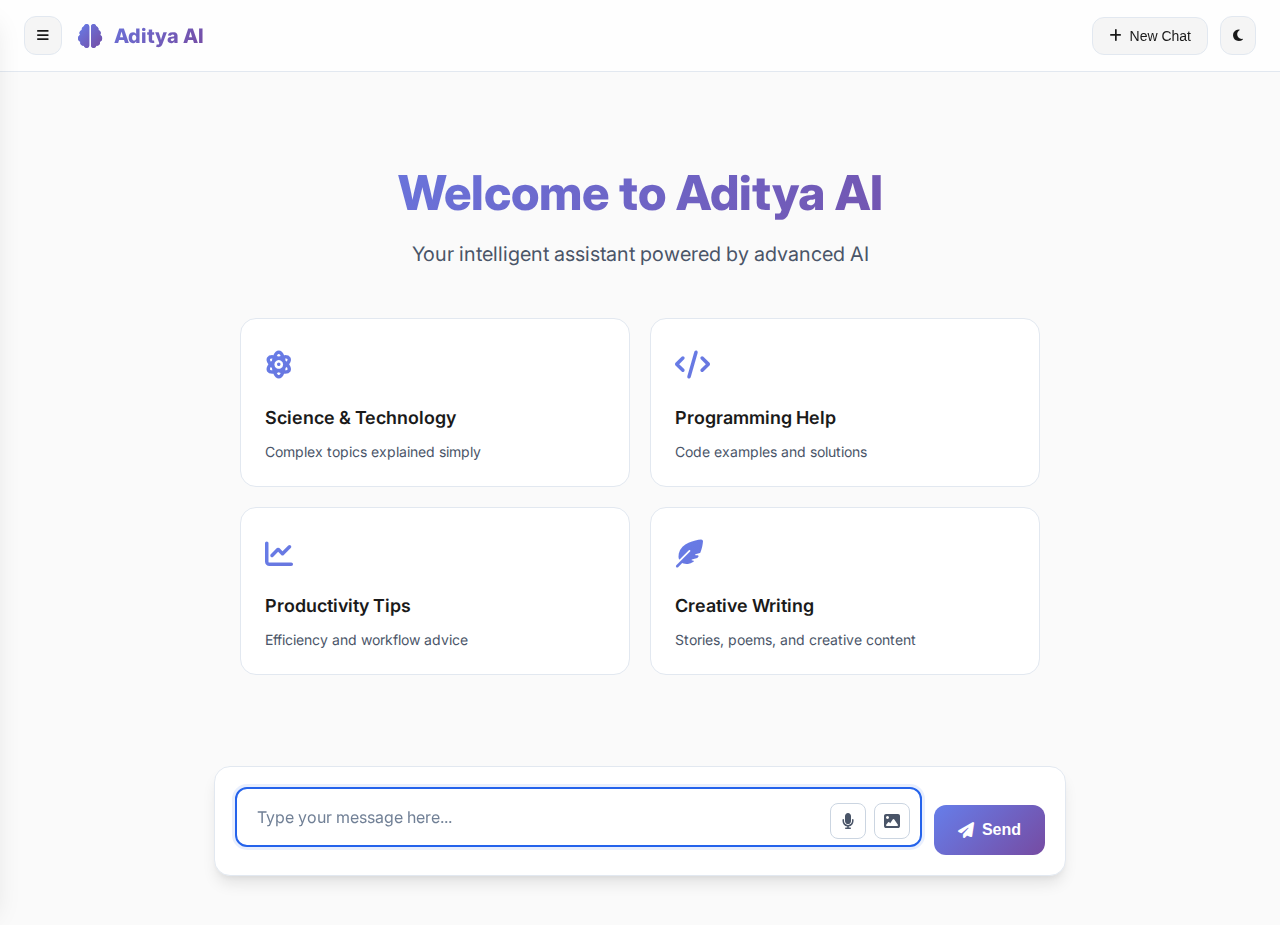
<file: templates/aditya_ai_pro.html>
<!DOCTYPE html>
<html lang="en">
<head>
    <meta charset="UTF-8">
    <meta name="viewport" content="width=device-width, initial-scale=1.0">
    <title>Aditya AI - Professional Assistant</title>
    
    <!-- Google Fonts -->
    <link href="https://fonts.googleapis.com/css2?family=Inter:wght@300;400;500;600;700;800&family=Fira+Code:wght@400;500&display=swap" rel="stylesheet">
    
    <!-- Font Awesome for icons -->
    <link rel="stylesheet" href="https://cdnjs.cloudflare.com/ajax/libs/font-awesome/6.5.0/css/all.min.css">
    
    <style>
        /* CSS Variables for Light Theme */
        :root {
            --bg-primary: #fafafa;
            --bg-secondary: #ffffff;
            --bg-tertiary: #f5f5f5;
            --bg-chat: #ffffff;
            --text-primary: #1a1a1a;
            --text-secondary: #4a5568;
            --text-tertiary: #718096;
            --border-primary: #e2e8f0;
            --border-secondary: #cbd5e1;
            --accent-primary: #2563eb;
            --accent-secondary: #3b82f6;
            --accent-hover: #1d4ed8;
            --accent-gradient: linear-gradient(135deg, #667eea 0%, #764ba2 100%);
            --success: #10b981;
            --warning: #f59e0b;
            --error: #ef4444;
            --shadow-sm: 0 1px 2px 0 rgba(0, 0, 0, 0.05);
            --shadow-md: 0 4px 6px -1px rgba(0, 0, 0, 0.1), 0 2px 4px -1px rgba(0, 0, 0, 0.06);
            --shadow-lg: 0 10px 15px -3px rgba(0, 0, 0, 0.1), 0 4px 6px -2px rgba(0, 0, 0, 0.05);
            --shadow-xl: 0 20px 25px -5px rgba(0, 0, 0, 0.1), 0 10px 10px -5px rgba(0, 0, 0, 0.04);
            --radius-sm: 6px;
            --radius-md: 8px;
            --radius-lg: 12px;
            --radius-xl: 16px;
        }
        
        /* Dark Theme Variables */
        [data-theme="dark"] {
            --bg-primary: #0f172a;
            --bg-secondary: #1e293b;
            --bg-tertiary: #334155;
            --bg-chat: #1e293b;
            --text-primary: #f8fafc;
            --text-secondary: #cbd5e1;
            --text-tertiary: #94a3b8;
            --border-primary: #334155;
            --border-secondary: #475569;
            --accent-primary: #3b82f6;
            --accent-secondary: #60a5fa;
            --accent-hover: #93c5fd;
            --accent-gradient: linear-gradient(135deg, #667eea 0%, #764ba2 100%);
            --success: #10b981;
            --warning: #f59e0b;
            --error: #ef4444;
            --shadow-sm: 0 1px 2px 0 rgba(0, 0, 0, 0.2);
            --shadow-md: 0 4px 6px -1px rgba(0, 0, 0, 0.3), 0 2px 4px -1px rgba(0, 0, 0, 0.2);
            --shadow-lg: 0 10px 15px -3px rgba(0, 0, 0, 0.3), 0 4px 6px -2px rgba(0, 0, 0, 0.2);
            --shadow-xl: 0 20px 25px -5px rgba(0, 0, 0, 0.3), 0 10px 10px -5px rgba(0, 0, 0, 0.2);
        }
        
        /* Reset and Base Styles */
        * {
            margin: 0;
            padding: 0;
            box-sizing: border-box;
        }
        
        body {
            font-family: 'Inter', -apple-system, BlinkMacSystemFont, 'Segoe UI', Roboto, sans-serif;
            background: var(--bg-primary);
            color: var(--text-primary);
            line-height: 1.6;
            transition: all 0.3s cubic-bezier(0.4, 0, 0.2, 1);
            overflow-x: hidden;
        }
        
        /* App Container */
        .app-container {
            display: flex;
            height: 100vh;
            background: var(--bg-primary);
        }
        
        /* Sidebar/History Panel */
        .sidebar {
            width: 300px;
            background: var(--bg-secondary);
            border-right: 1px solid var(--border-primary);
            display: flex;
            flex-direction: column;
            transition: all 0.3s cubic-bezier(0.4, 0, 0.2, 1);
            transform: translateX(-100%);
            position: fixed;
            top: 0;
            left: 0;
            height: 100vh;
            z-index: 1000;
            box-shadow: var(--shadow-xl);
        }
        
        .sidebar.open {
            transform: translateX(0);
        }
        
        .sidebar-header {
            padding: 24px;
            border-bottom: 1px solid var(--border-primary);
            background: var(--bg-secondary);
        }
        
        .sidebar-title {
            font-size: 18px;
            font-weight: 700;
            color: var(--text-primary);
            display: flex;
            align-items: center;
            justify-content: space-between;
        }
        
        .close-sidebar {
            background: none;
            border: none;
            color: var(--text-secondary);
            cursor: pointer;
            padding: 8px;
            border-radius: var(--radius-md);
            transition: all 0.2s ease;
        }
        
        .close-sidebar:hover {
            background: var(--bg-tertiary);
            color: var(--text-primary);
        }
        
        .history-content {
            flex: 1;
            overflow-y: auto;
            padding: 16px 24px;
        }
        
        .history-item {
            background: var(--bg-tertiary);
            border: 1px solid var(--border-primary);
            border-radius: var(--radius-lg);
            padding: 16px;
            margin-bottom: 12px;
            cursor: pointer;
            transition: all 0.2s cubic-bezier(0.4, 0, 0.2, 1);
            position: relative;
            overflow: hidden;
        }
        
        .history-item:hover {
            background: var(--bg-chat);
            border-color: var(--accent-primary);
            transform: translateY(-2px);
            box-shadow: var(--shadow-md);
        }
        
        .history-question {
            font-weight: 600;
            color: var(--text-primary);
            margin-bottom: 8px;
            line-height: 1.4;
            display: -webkit-box;
            -webkit-line-clamp: 2;
            -webkit-box-orient: vertical;
            overflow: hidden;
        }
        
        .history-preview {
            font-size: 14px;
            color: var(--text-secondary);
            line-height: 1.4;
            display: -webkit-box;
            -webkit-line-clamp: 3;
            -webkit-box-orient: vertical;
            overflow: hidden;
        }
        
        .history-time {
            font-size: 12px;
            color: var(--text-tertiary);
            margin-top: 8px;
        }
        
        /* Main Content Area */
        .main-content {
            flex: 1;
            display: flex;
            flex-direction: column;
            background: var(--bg-primary);
            position: relative;
        }
        
        /* Header */
        .header {
            background: var(--bg-secondary);
            border-bottom: 1px solid var(--border-primary);
            padding: 16px 24px;
            display: flex;
            align-items: center;
            justify-content: space-between;
            backdrop-filter: blur(20px);
            background: rgba(255, 255, 255, 0.8);
            position: sticky;
            top: 0;
            z-index: 100;
        }
        
        [data-theme="dark"] .header {
            background: rgba(30, 41, 59, 0.8);
        }
        
        .header-left {
            display: flex;
            align-items: center;
            gap: 16px;
        }
        
        .menu-toggle {
            background: var(--bg-tertiary);
            border: 1px solid var(--border-primary);
            color: var(--text-primary);
            padding: 12px;
            border-radius: var(--radius-lg);
            cursor: pointer;
            transition: all 0.2s ease;
            display: flex;
            align-items: center;
            justify-content: center;
        }
        
        .menu-toggle:hover {
            background: var(--bg-chat);
            border-color: var(--accent-primary);
            transform: scale(1.05);
        }
        
        .logo {
            display: flex;
            align-items: center;
            gap: 12px;
            font-size: 20px;
            font-weight: 800;
            background: var(--accent-gradient);
            -webkit-background-clip: text;
            -webkit-text-fill-color: transparent;
            background-clip: text;
        }
        
        .logo i {
            background: var(--accent-gradient);
            -webkit-background-clip: text;
            -webkit-text-fill-color: transparent;
            background-clip: text;
            font-size: 24px;
        }
        
        .header-right {
            display: flex;
            align-items: center;
            gap: 12px;
        }
        
        .header-btn {
            background: var(--bg-tertiary);
            border: 1px solid var(--border-primary);
            color: var(--text-primary);
            padding: 10px 16px;
            border-radius: var(--radius-lg);
            cursor: pointer;
            transition: all 0.2s ease;
            font-size: 14px;
            font-weight: 500;
            display: flex;
            align-items: center;
            gap: 8px;
        }
        
        .header-btn:hover {
            background: var(--bg-chat);
            border-color: var(--accent-primary);
            transform: translateY(-1px);
            box-shadow: var(--shadow-sm);
        }
        
        .theme-toggle {
            background: var(--bg-tertiary);
            border: 1px solid var(--border-primary);
            color: var(--text-primary);
            padding: 12px;
            border-radius: var(--radius-lg);
            cursor: pointer;
            transition: all 0.2s ease;
            display: flex;
            align-items: center;
            justify-content: center;
        }
        
        .theme-toggle:hover {
            background: var(--bg-chat);
            border-color: var(--accent-primary);
            transform: scale(1.05);
        }
        
        /* Chat Container */
        .chat-container {
            flex: 1;
            display: flex;
            flex-direction: column;
            max-width: 900px;
            margin: 0 auto;
            width: 100%;
            padding: 0 24px;
            position: relative;
        }
        
        /* Messages Area */
        .messages-area {
            flex: 1;
            overflow-y: auto;
            padding: 32px 0;
            scroll-behavior: smooth;
        }
        
        .welcome-section {
            text-align: center;
            padding: 60px 0;
            opacity: 1;
            transition: all 0.5s ease;
        }
        
        .welcome-section.hidden {
            opacity: 0;
            transform: translateY(-20px);
            pointer-events: none;
        }
        
        .welcome-title {
            font-size: 48px;
            font-weight: 800;
            background: var(--accent-gradient);
            -webkit-background-clip: text;
            -webkit-text-fill-color: transparent;
            background-clip: text;
            margin-bottom: 16px;
            line-height: 1.2;
        }
        
        .welcome-subtitle {
            font-size: 20px;
            color: var(--text-secondary);
            margin-bottom: 48px;
            font-weight: 400;
        }
        
        .example-prompts {
            display: grid;
            grid-template-columns: repeat(auto-fit, minmax(280px, 1fr));
            gap: 20px;
            max-width: 800px;
            margin: 0 auto;
        }
        
        .example-card {
            background: var(--bg-secondary);
            border: 1px solid var(--border-primary);
            border-radius: var(--radius-xl);
            padding: 24px;
            cursor: pointer;
            transition: all 0.3s cubic-bezier(0.4, 0, 0.2, 1);
            text-align: left;
            position: relative;
            overflow: hidden;
        }
        
        .example-card::before {
            content: '';
            position: absolute;
            top: 0;
            left: 0;
            right: 0;
            height: 4px;
            background: var(--accent-gradient);
            transform: scaleX(0);
            transition: transform 0.3s ease;
        }
        
        .example-card:hover {
            background: var(--bg-chat);
            border-color: var(--accent-primary);
            transform: translateY(-4px);
            box-shadow: var(--shadow-lg);
        }
        
        .example-card:hover::before {
            transform: scaleX(1);
        }
        
        .example-icon {
            font-size: 28px;
            background: var(--accent-gradient);
            -webkit-background-clip: text;
            -webkit-text-fill-color: transparent;
            background-clip: text;
            margin-bottom: 16px;
        }
        
        .example-title {
            font-size: 18px;
            font-weight: 600;
            color: var(--text-primary);
            margin-bottom: 8px;
        }
        
        .example-description {
            font-size: 14px;
            color: var(--text-secondary);
            line-height: 1.5;
        }
        
        /* Message */
        .message {
            margin-bottom: 32px;
            animation: fadeInUp 0.6s cubic-bezier(0.4, 0, 0.2, 1) forwards;
            opacity: 0;
            transform: translateY(20px);
        }
        
        .message.visible {
            opacity: 1;
            transform: translateY(0);
        }
        
        .message-header {
            display: flex;
            align-items: center;
            gap: 12px;
            margin-bottom: 16px;
        }
        
        .message-avatar {
            width: 40px;
            height: 40px;
            border-radius: 50%;
            display: flex;
            align-items: center;
            justify-content: center;
            font-size: 16px;
            flex-shrink: 0;
        }
        
        .message-avatar.user {
            background: var(--accent-gradient);
            color: white;
        }
        
        .message-avatar.ai {
            background: var(--bg-secondary);
            color: var(--text-primary);
            border: 2px solid var(--border-secondary);
        }
        
        .message-name {
            font-weight: 600;
            color: var(--text-primary);
        }
        
        .message-time {
            font-size: 12px;
            color: var(--text-tertiary);
        }
        
        .message-content {
            background: var(--bg-secondary);
            border: 1px solid var(--border-primary);
            border-radius: var(--radius-xl);
            padding: 24px;
            line-height: 1.7;
            color: var(--text-primary);
            box-shadow: var(--shadow-sm);
            position: relative;
        }
        
        .message.user .message-content {
            background: var(--accent-gradient);
            color: white;
            border: none;
        }
        
        .message-content pre {
            background: var(--bg-tertiary);
            border: 1px solid var(--border-primary);
            border-radius: var(--radius-md);
            padding: 16px;
            overflow-x: auto;
            font-family: 'Fira Code', monospace;
            font-size: 14px;
            margin: 16px 0;
        }
        
        .message-content code {
            background: var(--bg-tertiary);
            padding: 2px 6px;
            border-radius: 4px;
            font-family: 'Fira Code', monospace;
            font-size: 14px;
        }
        
        /* Input Area */
        .input-area {
            background: var(--bg-secondary);
            border: 1px solid var(--border-primary);
            border-radius: var(--radius-xl);
            padding: 20px;
            margin: 24px 0;
            box-shadow: var(--shadow-lg);
            position: sticky;
            bottom: 24px;
            backdrop-filter: blur(20px);
        }
        
        .input-container {
            display: flex;
            align-items: flex-end;
            gap: 12px;
            position: relative;
        }
        
        .input-wrapper {
            flex: 1;
            position: relative;
        }
        
        .input-field {
            width: 100%;
            background: var(--bg-tertiary);
            border: 2px solid var(--border-primary);
            border-radius: var(--radius-lg);
            padding: 16px 60px 16px 20px;
            font-size: 16px;
            color: var(--text-primary);
            resize: none;
            min-height: 56px;
            max-height: 200px;
            transition: all 0.2s ease;
            font-family: inherit;
            line-height: 1.5;
        }
        
        .input-field:focus {
            outline: none;
            border-color: var(--accent-primary);
            background: var(--bg-chat);
            box-shadow: 0 0 0 3px rgba(37, 99, 235, 0.1);
        }
        
        .input-field::placeholder {
            color: var(--text-tertiary);
        }
        
        .input-actions {
            position: absolute;
            right: 12px;
            top: 50%;
            transform: translateY(-50%);
            display: flex;
            gap: 8px;
        }
        
        .input-btn {
            width: 36px;
            height: 36px;
            border: none;
            border-radius: var(--radius-md);
            cursor: pointer;
            display: flex;
            align-items: center;
            justify-content: center;
            transition: all 0.2s ease;
            font-size: 16px;
            position: relative;
        }
        
        .voice-btn {
            background: var(--bg-chat);
            color: var(--text-secondary);
            border: 1px solid var(--border-secondary);
        }
        
        .voice-btn:hover {
            background: var(--accent-primary);
            color: white;
            border-color: var(--accent-primary);
            transform: scale(1.1);
        }
        
        .voice-btn.recording {
            background: var(--error);
            color: white;
            animation: pulse 1.5s infinite;
        }
        
        .image-btn {
            background: var(--bg-chat);
            color: var(--text-secondary);
            border: 1px solid var(--border-secondary);
        }
        
        .image-btn:hover {
            background: var(--success);
            color: white;
            border-color: var(--success);
            transform: scale(1.1);
        }
        
        .send-btn {
            background: var(--accent-gradient);
            color: white;
            border: none;
            border-radius: var(--radius-lg);
            padding: 16px 24px;
            cursor: pointer;
            transition: all 0.2s ease;
            font-size: 16px;
            font-weight: 600;
            display: flex;
            align-items: center;
            gap: 8px;
            min-width: 100px;
            justify-content: center;
        }
        
        .send-btn:hover:not(:disabled) {
            transform: translateY(-2px);
            box-shadow: var(--shadow-lg);
        }
        
        .send-btn:disabled {
            opacity: 0.6;
            cursor: not-allowed;
            transform: none;
        }
        
        .loading-spinner {
            width: 20px;
            height: 20px;
            border: 2px solid rgba(255, 255, 255, 0.3);
            border-radius: 50%;
            border-top-color: white;
            animation: spin 0.8s linear infinite;
        }
        
        /* Image Upload */
        .image-upload {
            display: none;
        }
        
        .image-preview {
            margin-top: 16px;
            padding: 16px;
            background: var(--bg-tertiary);
            border: 1px solid var(--border-primary);
            border-radius: var(--radius-lg);
            display: none;
        }
        
        .image-preview.show {
            display: block;
            animation: fadeInUp 0.3s ease;
        }
        
        .preview-image {
            max-width: 200px;
            max-height: 200px;
            border-radius: var(--radius-md);
            object-fit: cover;
            margin-bottom: 12px;
        }
        
        .image-actions {
            display: flex;
            gap: 8px;
            align-items: center;
        }
        
        .remove-image {
            background: var(--error);
            color: white;
            border: none;
            padding: 8px 16px;
            border-radius: var(--radius-md);
            cursor: pointer;
            font-size: 14px;
            transition: all 0.2s ease;
        }
        
        .remove-image:hover {
            background: #dc2626;
            transform: scale(1.05);
        }
        
        /* Typing Indicator */
        .typing-indicator {
            display: none;
            align-items: center;
            gap: 12px;
            margin-bottom: 32px;
            animation: fadeInUp 0.3s ease;
        }
        
        .typing-indicator.show {
            display: flex;
        }
        
        .typing-avatar {
            width: 40px;
            height: 40px;
            border-radius: 50%;
            background: var(--bg-secondary);
            color: var(--text-primary);
            border: 2px solid var(--border-secondary);
            display: flex;
            align-items: center;
            justify-content: center;
            font-size: 16px;
        }
        
        .typing-dots {
            display: flex;
            gap: 4px;
            padding: 16px 20px;
            background: var(--bg-secondary);
            border: 1px solid var(--border-primary);
            border-radius: var(--radius-xl);
            box-shadow: var(--shadow-sm);
        }
        
        .typing-dot {
            width: 8px;
            height: 8px;
            border-radius: 50%;
            background: var(--text-tertiary);
            animation: typing 1.4s infinite ease-in-out;
        }
        
        .typing-dot:nth-child(2) { animation-delay: 0.2s; }
        .typing-dot:nth-child(3) { animation-delay: 0.4s; }
        
        /* Overlay */
        .overlay {
            position: fixed;
            top: 0;
            left: 0;
            right: 0;
            bottom: 0;
            background: rgba(0, 0, 0, 0.5);
            z-index: 999;
            opacity: 0;
            visibility: hidden;
            transition: all 0.3s ease;
        }
        
        .overlay.show {
            opacity: 1;
            visibility: visible;
        }
        
        /* Responsive Design */
        @media (max-width: 768px) {
            .sidebar {
                width: 100%;
            }
            
            .header {
                padding: 12px 16px;
            }
            
            .logo {
                font-size: 18px;
            }
            
            .chat-container {
                padding: 0 16px;
            }
            
            .welcome-title {
                font-size: 36px;
            }
            
            .welcome-subtitle {
                font-size: 18px;
            }
            
            .example-prompts {
                grid-template-columns: 1fr;
                gap: 16px;
            }
            
            .input-area {
                margin: 16px 0;
                padding: 16px;
            }
            
            .input-container {
                flex-direction: column;
                align-items: stretch;
                gap: 12px;
            }
            
            .send-btn {
                width: 100%;
            }
            
            .input-actions {
                position: static;
                transform: none;
                justify-content: center;
                margin-top: 8px;
            }
        }
        
        /* Animations */
        @keyframes fadeInUp {
            from {
                opacity: 0;
                transform: translateY(20px);
            }
            to {
                opacity: 1;
                transform: translateY(0);
            }
        }
        
        @keyframes spin {
            to { transform: rotate(360deg); }
        }
        
        @keyframes typing {
            0%, 60%, 100% {
                transform: scale(1);
                opacity: 0.5;
            }
            30% {
                transform: scale(1.2);
                opacity: 1;
            }
        }
        
        @keyframes pulse {
            0%, 100% {
                transform: scale(1);
            }
            50% {
                transform: scale(1.1);
            }
        }
        
        /* Scrollbar Styling */
        ::-webkit-scrollbar {
            width: 8px;
        }
        
        ::-webkit-scrollbar-track {
            background: var(--bg-tertiary);
            border-radius: 4px;
        }
        
        ::-webkit-scrollbar-thumb {
            background: var(--border-secondary);
            border-radius: 4px;
        }
        
        ::-webkit-scrollbar-thumb:hover {
            background: var(--text-tertiary);
        }
        
        /* Custom Utilities */
        .fade-in {
            animation: fadeInUp 0.6s cubic-bezier(0.4, 0, 0.2, 1) forwards;
        }
        
        .slide-up {
            animation: slideUp 0.4s cubic-bezier(0.4, 0, 0.2, 1) forwards;
        }
        
        @keyframes slideUp {
            from {
                opacity: 0;
                transform: translateY(30px);
            }
            to {
                opacity: 1;
                transform: translateY(0);
            }
        }
    </style>
</head>
<body>
    <!-- Overlay -->
    <div class="overlay" id="overlay" onclick="closeSidebar()"></div>
    
    <!-- App Container -->
    <div class="app-container">
        <!-- Sidebar/History Panel -->
        <div class="sidebar" id="sidebar">
            <div class="sidebar-header">
                <div class="sidebar-title">
                    <span><i class="fas fa-history"></i> Chat History</span>
                    <button class="close-sidebar" onclick="closeSidebar()">
                        <i class="fas fa-times"></i>
                    </button>
                </div>
            </div>
            <div class="history-content" id="historyContent">
                <!-- History items will be populated here -->
            </div>
        </div>
        
        <!-- Main Content -->
        <div class="main-content">
            <!-- Header -->
            <div class="header">
                <div class="header-left">
                    <button class="menu-toggle" onclick="toggleSidebar()" title="Toggle History">
                        <i class="fas fa-bars"></i>
                    </button>
                    <div class="logo">
                        <i class="fas fa-brain"></i>
                        <span>Aditya AI</span>
                    </div>
                </div>
                
                <div class="header-right">
                    <button class="header-btn" onclick="clearChat()" title="New Chat">
                        <i class="fas fa-plus"></i>
                        <span>New Chat</span>
                    </button>
                    <button class="theme-toggle" onclick="toggleTheme()" id="themeToggle" title="Toggle Theme">
                        <i class="fas fa-moon"></i>
                    </button>
                </div>
            </div>
            
            <!-- Chat Container -->
            <div class="chat-container">
                <!-- Messages Area -->
                <div class="messages-area" id="messagesArea">
                    <!-- Welcome Section -->
                    <div class="welcome-section" id="welcomeSection">
                        <h1 class="welcome-title">Welcome to Aditya AI</h1>
                        <p class="welcome-subtitle">Your intelligent assistant powered by advanced AI</p>
                        
                        <div class="example-prompts">
                            <div class="example-card" onclick="sendExample('Explain quantum computing in simple terms')">
                                <div class="example-icon">
                                    <i class="fas fa-atom"></i>
                                </div>
                                <div class="example-title">Science & Technology</div>
                                <div class="example-description">Complex topics explained simply</div>
                            </div>
                            
                            <div class="example-card" onclick="sendExample('Write a Python function to sort a list')">
                                <div class="example-icon">
                                    <i class="fas fa-code"></i>
                                </div>
                                <div class="example-title">Programming Help</div>
                                <div class="example-description">Code examples and solutions</div>
                            </div>
                            
                            <div class="example-card" onclick="sendExample('How can I improve my productivity?')">
                                <div class="example-icon">
                                    <i class="fas fa-chart-line"></i>
                                </div>
                                <div class="example-title">Productivity Tips</div>
                                <div class="example-description">Efficiency and workflow advice</div>
                            </div>
                            
                            <div class="example-card" onclick="sendExample('Write a creative short story')">
                                <div class="example-icon">
                                    <i class="fas fa-feather-alt"></i>
                                </div>
                                <div class="example-title">Creative Writing</div>
                                <div class="example-description">Stories, poems, and creative content</div>
                            </div>
                        </div>
                    </div>
                    
                    <!-- Typing Indicator -->
                    <div class="typing-indicator" id="typingIndicator">
                        <div class="typing-avatar">
                            <i class="fas fa-robot"></i>
                        </div>
                        <div class="typing-dots">
                            <div class="typing-dot"></div>
                            <div class="typing-dot"></div>
                            <div class="typing-dot"></div>
                        </div>
                    </div>
                </div>
                
                <!-- Input Area -->
                <div class="input-area">
                    <form id="chatForm" onsubmit="handleSubmit(event)">
                        <div class="input-container">
                            <div class="input-wrapper">
                                <textarea 
                                    id="inputField" 
                                    class="input-field" 
                                    placeholder="Type your message here..."
                                    rows="1"
                                    required
                                ></textarea>
                                <div class="input-actions">
                                    <button type="button" class="input-btn voice-btn" id="voiceBtn" onclick="toggleVoiceInput()" title="Voice Input">
                                        <i class="fas fa-microphone"></i>
                                    </button>
                                    <button type="button" class="input-btn image-btn" onclick="document.getElementById('imageUpload').click()" title="Upload Image">
                                        <i class="fas fa-image"></i>
                                    </button>
                                </div>
                            </div>
                            <button type="submit" class="send-btn" id="sendBtn">
                                <i class="fas fa-paper-plane"></i>
                                <span>Send</span>
                            </button>
                        </div>
                        
                        <!-- Image Upload -->
                        <input type="file" id="imageUpload" class="image-upload" accept="image/*" onchange="handleImageUpload(event)">
                        
                        <!-- Image Preview -->
                        <div class="image-preview" id="imagePreview">
                            <img id="previewImage" class="preview-image" alt="Preview">
                            <div class="image-actions">
                                <button type="button" class="remove-image" onclick="removeImage()">
                                    <i class="fas fa-trash"></i> Remove
                                </button>
                            </div>
                        </div>
                    </form>
                </div>
            </div>
        </div>
    </div>

    <script>
        // Global variables
        let currentImageFile = null;
        let recognition = null;
        let isRecording = false;
        let messageCount = 0;
        let chatHistory = [];
        
        // Initialize app
        document.addEventListener('DOMContentLoaded', function() {
            initializeTheme();
            initializeAutoResize();
            initializeSpeechRecognition();
            loadChatHistory();
            
            // Focus on input
            document.getElementById('inputField').focus();
        });
        
        // Theme Management
        function initializeTheme() {
            const savedTheme = localStorage.getItem('adityaai-theme');
            const systemPrefersDark = window.matchMedia('(prefers-color-scheme: dark)').matches;
            const theme = savedTheme || (systemPrefersDark ? 'dark' : 'light');
            
            document.documentElement.setAttribute('data-theme', theme);
            updateThemeIcon(theme);
        }
        
        function toggleTheme() {
            const currentTheme = document.documentElement.getAttribute('data-theme');
            const newTheme = currentTheme === 'dark' ? 'light' : 'dark';
            
            document.documentElement.setAttribute('data-theme', newTheme);
            localStorage.setItem('adityaai-theme', newTheme);
            updateThemeIcon(newTheme);
        }
        
        function updateThemeIcon(theme) {
            const themeIcon = document.querySelector('#themeToggle i');
            themeIcon.className = theme === 'dark' ? 'fas fa-sun' : 'fas fa-moon';
        }
        
        // Sidebar Management
        function toggleSidebar() {
            const sidebar = document.getElementById('sidebar');
            const overlay = document.getElementById('overlay');
            
            sidebar.classList.toggle('open');
            overlay.classList.toggle('show');
        }
        
        function closeSidebar() {
            const sidebar = document.getElementById('sidebar');
            const overlay = document.getElementById('overlay');
            
            sidebar.classList.remove('open');
            overlay.classList.remove('show');
        }
        
        // Auto-resize textarea
        function initializeAutoResize() {
            const textarea = document.getElementById('inputField');
            
            textarea.addEventListener('input', function() {
                this.style.height = 'auto';
                this.style.height = this.scrollHeight + 'px';
            });
            
            // Handle Enter key (Shift+Enter for new line)
            textarea.addEventListener('keydown', function(e) {
                if (e.key === 'Enter' && !e.shiftKey) {
                    e.preventDefault();
                    handleSubmit(e);
                }
            });
        }
        
        // Speech Recognition
        function initializeSpeechRecognition() {
            if ('webkitSpeechRecognition' in window || 'SpeechRecognition' in window) {
                const SpeechRecognition = window.SpeechRecognition || window.webkitSpeechRecognition;
                recognition = new SpeechRecognition();
                
                recognition.continuous = false;
                recognition.interimResults = false;
                recognition.lang = 'en-US';
                
                recognition.onresult = function(event) {
                    const transcript = event.results[0][0].transcript;
                    document.getElementById('inputField').value = transcript;
                    stopVoiceInput();
                };
                
                recognition.onerror = function(event) {
                    console.error('Speech recognition error:', event.error);
                    stopVoiceInput();
                };
                
                recognition.onend = function() {
                    stopVoiceInput();
                };
            }
        }
        
        function toggleVoiceInput() {
            if (!recognition) {
                alert('Speech recognition is not supported in your browser.');
                return;
            }
            
            if (isRecording) {
                stopVoiceInput();
            } else {
                startVoiceInput();
            }
        }
        
        function startVoiceInput() {
            const voiceBtn = document.getElementById('voiceBtn');
            voiceBtn.classList.add('recording');
            voiceBtn.innerHTML = '<i class="fas fa-stop"></i>';
            isRecording = true;
            
            recognition.start();
        }
        
        function stopVoiceInput() {
            const voiceBtn = document.getElementById('voiceBtn');
            voiceBtn.classList.remove('recording');
            voiceBtn.innerHTML = '<i class="fas fa-microphone"></i>';
            isRecording = false;
            
            if (recognition) {
                recognition.stop();
            }
        }
        
        // Image Upload
        function handleImageUpload(event) {
            const file = event.target.files[0];
            if (!file) return;
            
            if (!file.type.startsWith('image/')) {
                alert('Please select a valid image file.');
                return;
            }
            
            if (file.size > 10 * 1024 * 1024) { // 10MB limit
                alert('Please select an image smaller than 10MB.');
                return;
            }
            
            currentImageFile = file;
            
            const reader = new FileReader();
            reader.onload = function(e) {
                const previewImage = document.getElementById('previewImage');
                const imagePreview = document.getElementById('imagePreview');
                
                previewImage.src = e.target.result;
                imagePreview.classList.add('show');
            };
            reader.readAsDataURL(file);
        }
        
        function removeImage() {
            currentImageFile = null;
            document.getElementById('imageUpload').value = '';
            document.getElementById('imagePreview').classList.remove('show');
        }
        
        // Message Handling
        function handleSubmit(event) {
            event.preventDefault();
            
            const inputField = document.getElementById('inputField');
            const message = inputField.value.trim();
            
            if (!message && !currentImageFile) return;
            
            // Hide welcome section
            hideWelcomeSection();
            
            // Add user message
            addMessage(message, 'user');
            
            // Clear input
            inputField.value = '';
            inputField.style.height = 'auto';
            
            // Show typing indicator
            showTypingIndicator();
            
            // Send to backend
            if (currentImageFile) {
                sendImageMessage(message, currentImageFile);
                removeImage();
            } else {
                sendTextMessage(message);
            }
        }
        
        function addMessage(content, type, timestamp = null) {
            const messagesArea = document.getElementById('messagesArea');
            const messageDiv = document.createElement('div');
            messageDiv.className = 'message ' + type;
            
            const time = timestamp || new Date().toLocaleTimeString();
            const avatar = type === 'user' ? 'fas fa-user' : 'fas fa-robot';
            const name = type === 'user' ? 'You' : 'Aditya AI';
            
            messageDiv.innerHTML = `
                <div class="message-header">
                    <div class="message-avatar ${type}">
                        <i class="${avatar}"></i>
                    </div>
                    <div>
                        <div class="message-name">${name}</div>
                        <div class="message-time">${time}</div>
                    </div>
                </div>
                <div class="message-content">${formatMessage(content)}</div>
            `;
            
            messagesArea.insertBefore(messageDiv, document.getElementById('typingIndicator'));
            
            // Animate message
            setTimeout(() => {
                messageDiv.classList.add('visible');
            }, 100);
            
            // Scroll to bottom
            messagesArea.scrollTop = messagesArea.scrollHeight;
            
            messageCount++;
            
            // Add to history
            if (type === 'user') {
                chatHistory.push({
                    question: content,
                    timestamp: new Date().toISOString()
                });
            } else {
                if (chatHistory.length > 0) {
                    chatHistory[chatHistory.length - 1].answer = content;
                }
            }
            
            saveChatHistory();
        }
        
        function formatMessage(content) {
            if (!content) return '';
            
            // Basic markdown-like formatting
            return content
                .replace(/\*\*(.*?)\*\*/g, '<strong>$1</strong>')
                .replace(/\*(.*?)\*/g, '<em>$1</em>')
                .replace(/`(.*?)`/g, '<code>$1</code>')
                .replace(/\n/g, '<br>');
        }
        
        function hideWelcomeSection() {
            const welcomeSection = document.getElementById('welcomeSection');
            welcomeSection.classList.add('hidden');
        }
        
        function showWelcomeSection() {
            const welcomeSection = document.getElementById('welcomeSection');
            welcomeSection.classList.remove('hidden');
        }
        
        function showTypingIndicator() {
            const typingIndicator = document.getElementById('typingIndicator');
            typingIndicator.classList.add('show');
            
            const messagesArea = document.getElementById('messagesArea');
            messagesArea.scrollTop = messagesArea.scrollHeight;
        }
        
        function hideTypingIndicator() {
            const typingIndicator = document.getElementById('typingIndicator');
            typingIndicator.classList.remove('show');
        }
        
        // API Communication
        function sendTextMessage(message) {
            setLoading(true);
            
            fetch('/ask', {
                method: 'POST',
                headers: {
                    'Content-Type': 'application/json',
                },
                body: JSON.stringify({ question: message })
            })
            .then(response => response.json())
            .then(data => {
                setLoading(false);
                hideTypingIndicator();
                
                if (data.response) {
                    addMessage(data.response, 'ai');
                } else if (data.error) {
                    addMessage('Sorry, I encountered an error: ' + data.error, 'ai');
                } else {
                    addMessage('Sorry, I encountered an unexpected error. Please try again.', 'ai');
                }
            })
            .catch(error => {
                console.error('Error:', error);
                setLoading(false);
                hideTypingIndicator();
                addMessage('Sorry, I encountered a connection error. Please check your internet connection and try again.', 'ai');
            });
        }
        
        function sendImageMessage(message, imageFile) {
            setLoading(true);
            
            const formData = new FormData();
            formData.append('image', imageFile);
            formData.append('prompt', message || 'Please describe this image in detail.');
            
            fetch('/analyze_image', {
                method: 'POST',
                body: formData
            })
            .then(response => response.json())
            .then(data => {
                setLoading(false);
                hideTypingIndicator();
                
                if (data.response) {
                    addMessage(data.response, 'ai');
                } else if (data.error) {
                    addMessage('Sorry, I encountered an error analyzing the image: ' + data.error, 'ai');
                } else {
                    addMessage('Sorry, I encountered an unexpected error analyzing the image. Please try again.', 'ai');
                }
            })
            .catch(error => {
                console.error('Error:', error);
                setLoading(false);
                hideTypingIndicator();
                addMessage('Sorry, I encountered a connection error while analyzing the image. Please try again.', 'ai');
            });
        }
        
        function setLoading(isLoading) {
            const sendBtn = document.getElementById('sendBtn');
            const inputField = document.getElementById('inputField');
            
            if (isLoading) {
                sendBtn.disabled = true;
                sendBtn.innerHTML = '<div class="loading-spinner"></div><span>Thinking...</span>';
                inputField.disabled = true;
            } else {
                sendBtn.disabled = false;
                sendBtn.innerHTML = '<i class="fas fa-paper-plane"></i><span>Send</span>';
                inputField.disabled = false;
                inputField.focus();
            }
        }
        
        // Example prompts
        function sendExample(text) {
            document.getElementById('inputField').value = text;
            handleSubmit(new Event('submit'));
        }
        
        // Chat Management
        function clearChat() {
            const messagesArea = document.getElementById('messagesArea');
            const messages = messagesArea.querySelectorAll('.message');
            messages.forEach(message => message.remove());
            
            showWelcomeSection();
            messageCount = 0;
            
            document.getElementById('inputField').focus();
        }
        
        // Chat History
        function saveChatHistory() {
            localStorage.setItem('adityaai-history', JSON.stringify(chatHistory));
            updateHistoryPanel();
        }
        
        function loadChatHistory() {
            const saved = localStorage.getItem('adityaai-history');
            if (saved) {
                chatHistory = JSON.parse(saved);
                updateHistoryPanel();
            }
        }
        
        function updateHistoryPanel() {
            const historyContent = document.getElementById('historyContent');
            historyContent.innerHTML = '';
            
            if (chatHistory.length === 0) {
                historyContent.innerHTML = `
                    <div style="text-align: center; color: var(--text-tertiary); padding: 40px 20px;">
                        <i class="fas fa-history" style="font-size: 48px; margin-bottom: 16px; opacity: 0.5;"></i>
                        <p>No chat history yet</p>
                        <p style="font-size: 14px; margin-top: 8px;">Start a conversation to see your history here</p>
                    </div>
                `;
                return;
            }
            
            chatHistory.slice().reverse().forEach((item, index) => {
                const historyItem = document.createElement('div');
                historyItem.className = 'history-item';
                
                const timeAgo = getTimeAgo(new Date(item.timestamp));
                const preview = item.answer ? item.answer.substring(0, 150) + '...' : 'No response yet';
                
                historyItem.innerHTML = `
                    <div class="history-question">${item.question}</div>
                    <div class="history-preview">${preview}</div>
                    <div class="history-time">${timeAgo}</div>
                `;
                
                historyItem.onclick = () => {
                    document.getElementById('inputField').value = item.question;
                    closeSidebar();
                };
                
                historyContent.appendChild(historyItem);
            });
        }
        
        function getTimeAgo(date) {
            const now = new Date();
            const diffInSeconds = Math.floor((now - date) / 1000);
            
            if (diffInSeconds < 60) return 'Just now';
            if (diffInSeconds < 3600) return Math.floor(diffInSeconds / 60) + ' minutes ago';
            if (diffInSeconds < 86400) return Math.floor(diffInSeconds / 3600) + ' hours ago';
            if (diffInSeconds < 604800) return Math.floor(diffInSeconds / 86400) + ' days ago';
            
            return date.toLocaleDateString();
        }
        
        // Listen for system theme changes
        window.matchMedia('(prefers-color-scheme: dark)').addEventListener('change', function(e) {
            if (!localStorage.getItem('adityaai-theme')) {
                const newTheme = e.matches ? 'dark' : 'light';
                document.documentElement.setAttribute('data-theme', newTheme);
                updateThemeIcon(newTheme);
            }
        });
    </script>
</body>
</html>
</file>
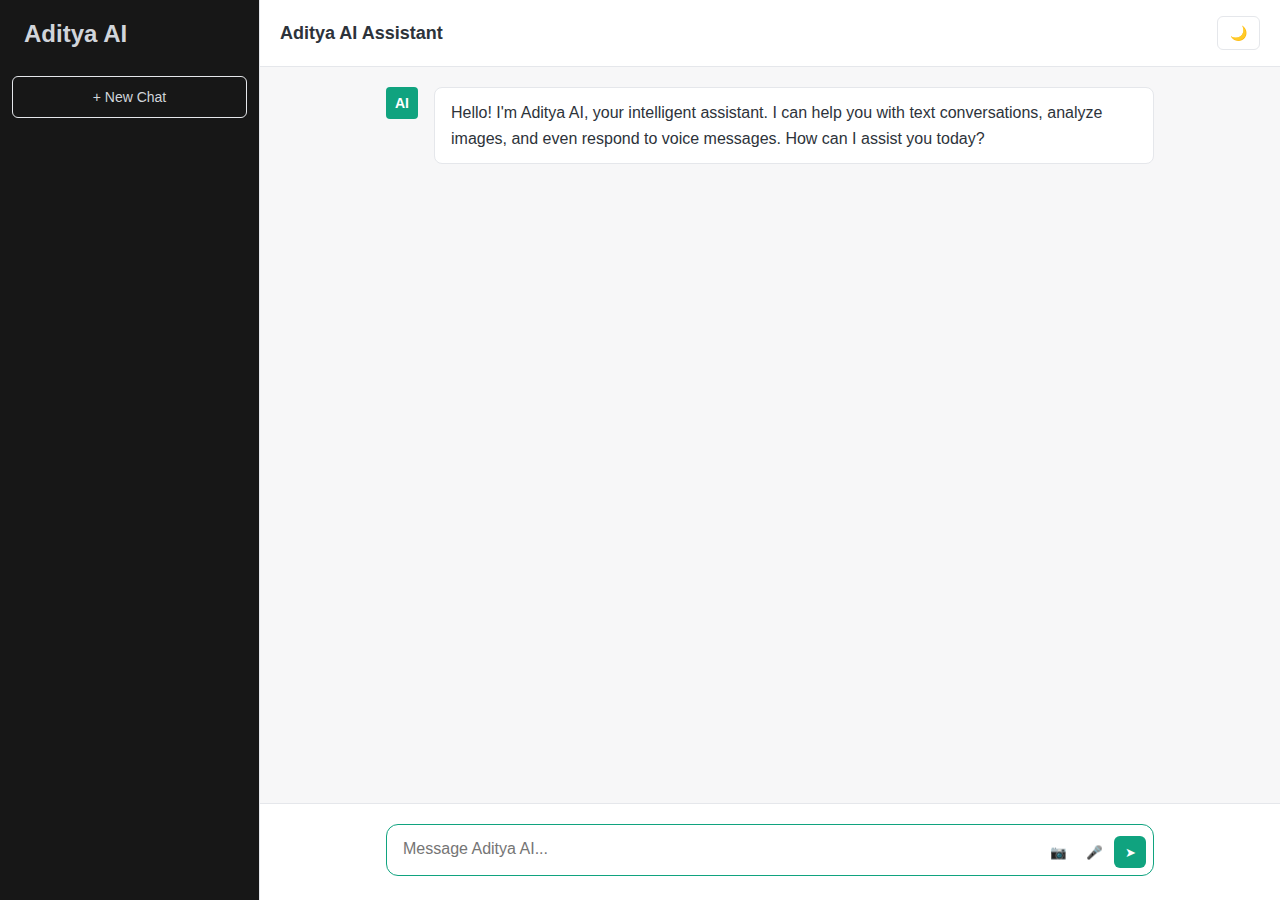
<file: templates/ai_chat.html>
<!DOCTYPE html>
<html lang="en">
<head>
    <meta charset="UTF-8">
    <meta name="viewport" content="width=device-width, initial-scale=1.0">
    <title>Aditya AI - ChatGPT Style</title>
    <style>
        /* Modern ChatGPT-style CSS Variables */
        :root {
            --bg-primary: #ffffff;
            --bg-secondary: #f7f7f8;
            --bg-tertiary: #ffffff;
            --text-primary: #2d333a;
            --text-secondary: #6e7681;
            --border-light: #e5e7eb;
            --accent-primary: #10a37f;
            --accent-hover: #0d8a6b;
            --error: #ef4444;
            --success: #10b981;
            --sidebar-bg: #171717;
            --sidebar-text: #d1d5db;
            --user-bg: #f7f7f8;
            --ai-bg: #ffffff;
        }

        [data-theme="dark"] {
            --bg-primary: #212121;
            --bg-secondary: #2f2f2f;
            --bg-tertiary: #171717;
            --text-primary: #ececec;
            --text-secondary: #9ca3af;
            --border-light: #404040;
            --accent-primary: #10a37f;
            --accent-hover: #0d8a6b;
            --error: #ef4444;
            --success: #10b981;
            --sidebar-bg: #171717;
            --sidebar-text: #d1d5db;
            --user-bg: #2f2f2f;
            --ai-bg: #212121;
        }

        * {
            margin: 0;
            padding: 0;
            box-sizing: border-box;
        }

        body {
            font-family: -apple-system, BlinkMacSystemFont, 'Segoe UI', Roboto, Oxygen, Ubuntu, Cantarell, sans-serif;
            background-color: var(--bg-primary);
            color: var(--text-primary);
            height: 100vh;
            overflow: hidden;
        }

        .app-container {
            display: flex;
            height: 100vh;
        }

        /* Sidebar */
        .sidebar {
            width: 260px;
            background-color: var(--sidebar-bg);
            color: var(--sidebar-text);
            padding: 12px;
            overflow-y: auto;
            border-right: 1px solid var(--border-light);
        }

        .sidebar-header {
            padding: 8px 12px;
            margin-bottom: 20px;
        }

        .new-chat-btn {
            width: 100%;
            padding: 12px;
            background: transparent;
            border: 1px solid var(--border-light);
            border-radius: 6px;
            color: var(--sidebar-text);
            cursor: pointer;
            font-size: 14px;
            margin-bottom: 16px;
            transition: all 0.2s;
        }

        .new-chat-btn:hover {
            background-color: rgba(255, 255, 255, 0.05);
        }

        .chat-history {
            font-size: 13px;
        }

        .history-item {
            padding: 8px 12px;
            margin: 2px 0;
            border-radius: 6px;
            cursor: pointer;
            transition: background-color 0.2s;
            white-space: nowrap;
            overflow: hidden;
            text-overflow: ellipsis;
        }

        .history-item:hover {
            background-color: rgba(255, 255, 255, 0.05);
        }

        /* Main Chat Area */
        .main-content {
            flex: 1;
            display: flex;
            flex-direction: column;
            height: 100vh;
        }

        /* Header */
        .chat-header {
            padding: 16px 20px;
            border-bottom: 1px solid var(--border-light);
            background-color: var(--bg-tertiary);
            display: flex;
            align-items: center;
            justify-content: space-between;
        }

        .chat-title {
            font-size: 18px;
            font-weight: 600;
        }

        .theme-toggle {
            background: transparent;
            border: 1px solid var(--border-light);
            border-radius: 6px;
            padding: 8px 12px;
            cursor: pointer;
            color: var(--text-primary);
            font-size: 14px;
        }

        /* Chat Messages */
        .chat-messages {
            flex: 1;
            overflow-y: auto;
            padding: 20px;
            background-color: var(--bg-secondary);
        }

        .message {
            max-width: 768px;
            margin: 0 auto 24px auto;
            display: flex;
            gap: 16px;
        }

        .message-avatar {
            width: 32px;
            height: 32px;
            border-radius: 4px;
            display: flex;
            align-items: center;
            justify-content: center;
            font-weight: 600;
            font-size: 14px;
            flex-shrink: 0;
        }

        .user-avatar {
            background-color: var(--accent-primary);
            color: white;
        }

        .ai-avatar {
            background-color: var(--accent-primary);
            color: white;
        }

        .message-content {
            flex: 1;
            padding: 12px 16px;
            border-radius: 8px;
            line-height: 1.6;
        }

        .user-message .message-content {
            background-color: var(--user-bg);
        }

        .ai-message .message-content {
            background-color: var(--ai-bg);
            border: 1px solid var(--border-light);
        }

        /* Input Area */
        .input-container {
            padding: 20px;
            background-color: var(--bg-tertiary);
            border-top: 1px solid var(--border-light);
        }

        .input-wrapper {
            max-width: 768px;
            margin: 0 auto;
            position: relative;
        }

        .input-box {
            width: 100%;
            min-height: 52px;
            padding: 12px 120px 12px 16px;
            border: 1px solid var(--border-light);
            border-radius: 12px;
            background-color: var(--bg-primary);
            color: var(--text-primary);
            font-size: 16px;
            font-family: inherit;
            line-height: 1.5;
            resize: none;
            outline: none;
            transition: border-color 0.2s;
        }

        .input-box:focus {
            border-color: var(--accent-primary);
        }

        .input-actions {
            position: absolute;
            right: 8px;
            top: 50%;
            transform: translateY(-50%);
            display: flex;
            gap: 4px;
        }

        .action-btn {
            width: 32px;
            height: 32px;
            border: none;
            background: transparent;
            border-radius: 6px;
            cursor: pointer;
            display: flex;
            align-items: center;
            justify-content: center;
            transition: background-color 0.2s;
            color: var(--text-secondary);
        }

        .action-btn:hover {
            background-color: var(--bg-secondary);
            color: var(--text-primary);
        }

        .action-btn.active {
            background-color: var(--accent-primary);
            color: white;
        }

        .send-btn {
            background-color: var(--accent-primary);
            color: white;
        }

        .send-btn:hover {
            background-color: var(--accent-hover);
        }

        .send-btn:disabled {
            opacity: 0.5;
            cursor: not-allowed;
        }

        /* Loading Animation */
        .typing-indicator {
            display: flex;
            gap: 4px;
            padding: 16px;
        }

        .dot {
            width: 8px;
            height: 8px;
            border-radius: 50%;
            background-color: var(--text-secondary);
            animation: typing 1.4s infinite ease-in-out;
        }

        .dot:nth-child(1) { animation-delay: -0.32s; }
        .dot:nth-child(2) { animation-delay: -0.16s; }

        @keyframes typing {
            0%, 80%, 100% { transform: scale(0.8); opacity: 0.5; }
            40% { transform: scale(1); opacity: 1; }
        }

        /* Image Upload Styles */
        .image-preview {
            margin: 8px 0;
            max-width: 200px;
            border-radius: 8px;
            border: 1px solid var(--border-light);
        }

        .file-input {
            display: none;
        }

        /* Mobile Responsive */
        @media (max-width: 768px) {
            .sidebar {
                display: none;
            }
            
            .chat-messages {
                padding: 16px;
            }
            
            .input-container {
                padding: 16px;
            }
            
            .input-box {
                padding: 12px 60px 12px 12px;
            }
            
            .input-actions {
                right: 4px;
            }
        }

        /* Voice Recording Styles */
        .voice-recording {
            position: fixed;
            top: 0;
            left: 0;
            right: 0;
            bottom: 0;
            background: rgba(0, 0, 0, 0.8);
            display: flex;
            align-items: center;
            justify-content: center;
            z-index: 1000;
        }

        .voice-modal {
            background: var(--bg-primary);
            border-radius: 16px;
            padding: 32px;
            text-align: center;
            max-width: 400px;
            width: 90%;
        }

        .voice-visualizer {
            width: 100px;
            height: 100px;
            border: 3px solid var(--accent-primary);
            border-radius: 50%;
            margin: 20px auto;
            display: flex;
            align-items: center;
            justify-content: center;
            animation: pulse 2s infinite;
        }

        @keyframes pulse {
            0% { transform: scale(1); }
            50% { transform: scale(1.1); }
            100% { transform: scale(1); }
        }
    </style>
</head>
<body>
    <div class="app-container">
        <!-- Sidebar -->
        <div class="sidebar">
            <div class="sidebar-header">
                <h2>Aditya AI</h2>
            </div>
            <button class="new-chat-btn" onclick="clearChat()">
                + New Chat
            </button>
            <div class="chat-history" id="chatHistory">
                <!-- Chat history will be populated here -->
            </div>
        </div>

        <!-- Main Content -->
        <div class="main-content">
            <!-- Header -->
            <div class="chat-header">
                <h1 class="chat-title">Aditya AI Assistant</h1>
                <button class="theme-toggle" onclick="toggleTheme()">🌙</button>
            </div>

            <!-- Chat Messages -->
            <div class="chat-messages" id="chatMessages">
                <div class="message ai-message">
                    <div class="message-avatar ai-avatar">AI</div>
                    <div class="message-content">
                        Hello! I'm Aditya AI, your intelligent assistant. I can help you with text conversations, analyze images, and even respond to voice messages. How can I assist you today?
                    </div>
                </div>
            </div>

            <!-- Input Area -->
            <div class="input-container">
                <div class="input-wrapper">
                    <textarea 
                        id="messageInput" 
                        class="input-box" 
                        placeholder="Message Aditya AI..."
                        rows="1"
                        maxlength="2000"
                    ></textarea>
                    <div class="input-actions">
                        <button class="action-btn" id="imageBtn" onclick="selectImage()" title="Upload Image">
                            📷
                        </button>
                        <button class="action-btn" id="voiceBtn" onclick="toggleVoiceRecording()" title="Voice Input">
                            🎤
                        </button>
                        <button class="action-btn send-btn" id="sendBtn" onclick="sendMessage()" title="Send Message">
                            ➤
                        </button>
                    </div>
                    <input type="file" id="imageInput" class="file-input" accept="image/*" onchange="handleImageSelect(event)">
                </div>
            </div>
        </div>
    </div>

    <!-- Voice Recording Modal -->
    <div class="voice-recording" id="voiceModal" style="display: none;">
        <div class="voice-modal">
            <h3>Voice Recording</h3>
            <div class="voice-visualizer">🎤</div>
            <p id="voiceStatus">Listening...</p>
            <button class="action-btn" onclick="stopVoiceRecording()" style="margin-top: 16px;">Stop</button>
        </div>
    </div>

    <script>
        let isRecording = false;
        let recognition = null;
        let selectedImage = null;

        // Theme Management
        function toggleTheme() {
            const html = document.documentElement;
            const currentTheme = html.getAttribute('data-theme');
            const newTheme = currentTheme === 'dark' ? 'light' : 'dark';
            html.setAttribute('data-theme', newTheme);
            localStorage.setItem('theme', newTheme);
            
            const themeBtn = document.querySelector('.theme-toggle');
            themeBtn.textContent = newTheme === 'dark' ? '☀️' : '🌙';
        }

        // Load saved theme
        const savedTheme = localStorage.getItem('theme') || 'light';
        document.documentElement.setAttribute('data-theme', savedTheme);
        document.querySelector('.theme-toggle').textContent = savedTheme === 'dark' ? '☀️' : '🌙';

        // Auto-resize textarea
        const messageInput = document.getElementById('messageInput');
        messageInput.addEventListener('input', function() {
            this.style.height = 'auto';
            this.style.height = Math.min(this.scrollHeight, 200) + 'px';
        });

        // Enter key to send
        messageInput.addEventListener('keydown', function(e) {
            if (e.key === 'Enter' && !e.shiftKey) {
                e.preventDefault();
                sendMessage();
            }
        });

        // Send Message Function
        async function sendMessage() {
            const input = document.getElementById('messageInput');
            const message = input.value.trim();
            
            if (!message && !selectedImage) return;

            // Add user message to chat
            if (message) {
                addMessage('user', message);
            }
            
            if (selectedImage) {
                addImageMessage('user', selectedImage);
            }

            // Clear input
            input.value = '';
            input.style.height = 'auto';
            
            // Show typing indicator
            showTypingIndicator();

            try {
                let response;
                
                if (selectedImage) {
                    // Send with image
                    const formData = new FormData();
                    formData.append('prompt', message || 'Analyze this image');
                    formData.append('image', selectedImage);
                    
                    response = await fetch('/chat_with_image', {
                        method: 'POST',
                        body: formData
                    });
                } else {
                    // Send text only
                    response = await fetch('/chat', {
                        method: 'POST',
                        headers: {
                            'Content-Type': 'application/json',
                        },
                        body: JSON.stringify({ message: message })
                    });
                }

                const data = await response.json();
                
                if (data.error) {
                    addMessage('ai', `Error: ${data.error}`, true);
                } else {
                    addMessage('ai', data.response);
                    if (data.image_info) {
                        addMessage('ai', `📊 Image Analysis: ${data.image_info.size} ${data.image_info.format}`, false, true);
                    }
                }
            } catch (error) {
                addMessage('ai', `Connection error: ${error.message}`, true);
            } finally {
                hideTypingIndicator();
                selectedImage = null;
                document.getElementById('imageBtn').classList.remove('active');
            }
        }

        // Add message to chat
        function addMessage(sender, content, isError = false, isInfo = false) {
            const messagesContainer = document.getElementById('chatMessages');
            const messageDiv = document.createElement('div');
            messageDiv.className = `message ${sender}-message`;
            
            const avatarClass = sender === 'user' ? 'user-avatar' : 'ai-avatar';
            const avatarText = sender === 'user' ? 'YOU' : 'AI';
            
            messageDiv.innerHTML = `
                <div class="message-avatar ${avatarClass}">${avatarText}</div>
                <div class="message-content ${isError ? 'error' : ''} ${isInfo ? 'info' : ''}">${content}</div>
            `;
            
            messagesContainer.appendChild(messageDiv);
            messagesContainer.scrollTop = messagesContainer.scrollHeight;
        }

        // Add image message
        function addImageMessage(sender, imageFile) {
            const messagesContainer = document.getElementById('chatMessages');
            const messageDiv = document.createElement('div');
            messageDiv.className = `message ${sender}-message`;
            
            const avatarClass = sender === 'user' ? 'user-avatar' : 'ai-avatar';
            const avatarText = sender === 'user' ? 'YOU' : 'AI';
            
            const imageUrl = URL.createObjectURL(imageFile);
            
            messageDiv.innerHTML = `
                <div class="message-avatar ${avatarClass}">${avatarText}</div>
                <div class="message-content">
                    <img src="${imageUrl}" alt="Uploaded image" class="image-preview">
                    <p>📷 Image uploaded: ${imageFile.name}</p>
                </div>
            `;
            
            messagesContainer.appendChild(messageDiv);
            messagesContainer.scrollTop = messagesContainer.scrollHeight;
        }

        // Typing indicator
        function showTypingIndicator() {
            const messagesContainer = document.getElementById('chatMessages');
            const typingDiv = document.createElement('div');
            typingDiv.className = 'message ai-message';
            typingDiv.id = 'typingIndicator';
            typingDiv.innerHTML = `
                <div class="message-avatar ai-avatar">AI</div>
                <div class="message-content">
                    <div class="typing-indicator">
                        <div class="dot"></div>
                        <div class="dot"></div>
                        <div class="dot"></div>
                    </div>
                </div>
            `;
            messagesContainer.appendChild(typingDiv);
            messagesContainer.scrollTop = messagesContainer.scrollHeight;
        }

        function hideTypingIndicator() {
            const typingIndicator = document.getElementById('typingIndicator');
            if (typingIndicator) {
                typingIndicator.remove();
            }
        }

        // Image Upload
        function selectImage() {
            document.getElementById('imageInput').click();
        }

        function handleImageSelect(event) {
            const file = event.target.files[0];
            if (file) {
                selectedImage = file;
                document.getElementById('imageBtn').classList.add('active');
                document.getElementById('messageInput').placeholder = `Image selected: ${file.name}. Add description and send...`;
            }
        }

        // Voice Recording
        function toggleVoiceRecording() {
            if (isRecording) {
                stopVoiceRecording();
            } else {
                startVoiceRecording();
            }
        }

        function startVoiceRecording() {
            if (!('webkitSpeechRecognition' in window) && !('SpeechRecognition' in window)) {
                alert('Speech recognition not supported in this browser');
                return;
            }

            recognition = new (window.SpeechRecognition || window.webkitSpeechRecognition)();
            recognition.continuous = true;
            recognition.interimResults = true;
            recognition.lang = 'en-US';

            recognition.onstart = function() {
                isRecording = true;
                document.getElementById('voiceBtn').classList.add('active');
                document.getElementById('voiceModal').style.display = 'flex';
            };

            recognition.onresult = function(event) {
                let finalTranscript = '';
                for (let i = event.resultIndex; i < event.results.length; i++) {
                    if (event.results[i].isFinal) {
                        finalTranscript += event.results[i][0].transcript;
                    }
                }
                
                if (finalTranscript) {
                    document.getElementById('messageInput').value = finalTranscript;
                    stopVoiceRecording();
                }
            };

            recognition.onerror = function(event) {
                console.error('Speech recognition error:', event.error);
                stopVoiceRecording();
            };

            recognition.start();
        }

        function stopVoiceRecording() {
            if (recognition) {
                recognition.stop();
                recognition = null;
            }
            isRecording = false;
            document.getElementById('voiceBtn').classList.remove('active');
            document.getElementById('voiceModal').style.display = 'none';
        }

        // Clear Chat
        function clearChat() {
            document.getElementById('chatMessages').innerHTML = `
                <div class="message ai-message">
                    <div class="message-avatar ai-avatar">AI</div>
                    <div class="message-content">
                        Hello! I'm Aditya AI, your intelligent assistant. I can help you with text conversations, analyze images, and even respond to voice messages. How can I assist you today?
                    </div>
                </div>
            `;
            
            // Clear server-side history
            fetch('/clear_history', { method: 'POST' });
        }

        // Load chat history on page load
        window.addEventListener('load', function() {
            // Focus on input
            document.getElementById('messageInput').focus();
        });
    </script>
</body>
</html>
</file>
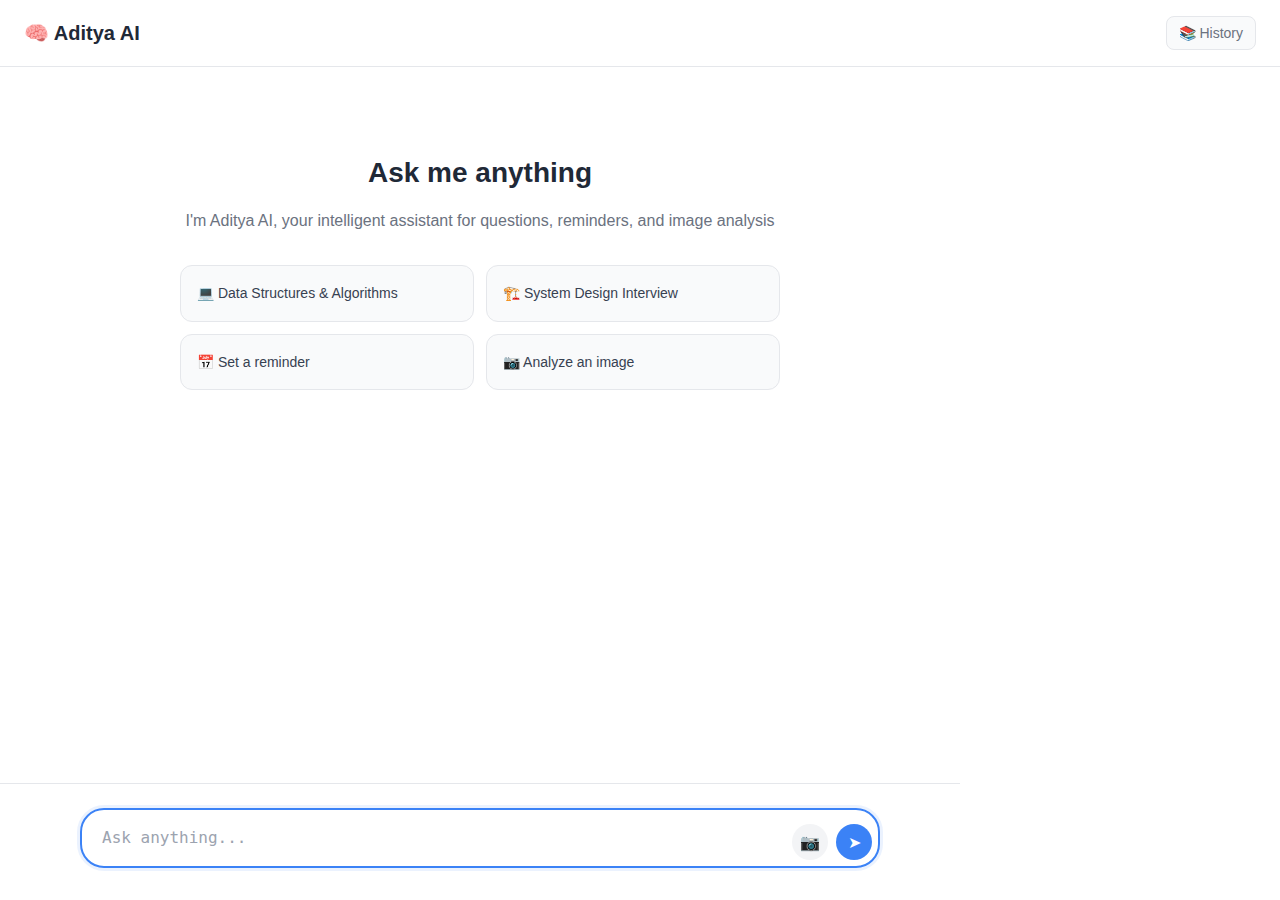
<file: templates/index aditya.html>
<!DOCTYPE html>
<html lang="en">
<head>
    <meta charset="UTF-8">
    <meta name="viewport" content="width=device-width, initial-scale=1.0">
    <title>Aditya AI</title>
    <style>
        * {
            box-sizing: border-box;
            margin: 0;
            padding: 0;
        }
        
        body {
            font-family: -apple-system, BlinkMacSystemFont, 'Segoe UI', 'Inter', Roboto, sans-serif;
            background: #ffffff;
            color: #1f2937;
            height: 100vh;
            overflow: hidden;
            line-height: 1.6;
        }
        
        .container {
            display: flex;
            flex-direction: column;
            height: 100vh;
            max-width: 1400px;
            margin: 0 auto;
            background: #ffffff;
        }
        
        .header {
            background: #ffffff;
            padding: 16px 24px;
            border-bottom: 1px solid #e5e7eb;
            display: flex;
            align-items: center;
            justify-content: space-between;
            position: sticky;
            top: 0;
            z-index: 100;
        }
        
        .header h1 {
            font-size: 20px;
            font-weight: 700;
            color: #1f2937;
            display: flex;
            align-items: center;
            gap: 8px;
        }
        
        .header-actions {
            display: flex;
            align-items: center;
            gap: 12px;
        }
        
        .header-btn {
            background: #f9fafb;
            border: 1px solid #e5e7eb;
            color: #6b7280;
            padding: 8px 12px;
            border-radius: 8px;
            cursor: pointer;
            font-size: 14px;
            transition: all 0.2s ease;
            display: flex;
            align-items: center;
            gap: 6px;
        }
        
        .header-btn:hover {
            background: #f3f4f6;
            border-color: #d1d5db;
            color: #374151;
        }
        
        .header-btn.active {
            background: #3b82f6;
            border-color: #3b82f6;
            color: #ffffff;
        }
        
        .main-content {
            display: flex;
            flex: 1;
            overflow: hidden;
        }
        
        .chat-section {
            flex: 1;
            display: flex;
            flex-direction: column;
            background: #ffffff;
        }
        
        .chat-messages {
            flex: 1;
            overflow-y: auto;
            padding: 24px;
            display: flex;
            flex-direction: column;
            gap: 24px;
            max-width: 800px;
            margin: 0 auto;
            width: 100%;
        }
        
        .message {
            display: flex;
            gap: 12px;
            animation: fadeIn 0.3s ease-out;
        }
        
        .message.user {
            flex-direction: row-reverse;
        }
        
        .message-avatar {
            width: 32px;
            height: 32px;
            border-radius: 50%;
            display: flex;
            align-items: center;
            justify-content: center;
            font-size: 16px;
            flex-shrink: 0;
            font-weight: 600;
        }
        
        .message.user .message-avatar {
            background: #3b82f6;
            color: white;
        }
        
        .message.assistant .message-avatar {
            background: #f3f4f6;
            color: #374151;
        }
        
        .message-content {
            flex: 1;
            line-height: 1.6;
            word-wrap: break-word;
            max-width: none;
        }
        
        .message.user .message-content {
            background: #3b82f6;
            color: white;
            padding: 12px 16px;
            border-radius: 18px 18px 4px 18px;
            max-width: 70%;
        }
        
        .message.assistant .message-content {
            background: transparent;
            color: #1f2937;
            padding: 0;
        }
        
        .welcome-message {
            text-align: center;
            color: #6b7280;
            margin: 60px 0 40px;
        }
        
        .welcome-message h2 {
            font-size: 28px;
            font-weight: 700;
            color: #1f2937;
            margin-bottom: 12px;
        }
        
        .welcome-message p {
            font-size: 16px;
            margin-bottom: 32px;
        }
        
        .welcome-examples {
            display: grid;
            grid-template-columns: repeat(auto-fit, minmax(280px, 1fr));
            gap: 12px;
            max-width: 600px;
            margin: 0 auto;
        }
        
        .example-prompt {
            background: #f9fafb;
            border: 1px solid #e5e7eb;
            border-radius: 12px;
            padding: 16px;
            cursor: pointer;
            transition: all 0.2s ease;
            text-align: left;
            font-size: 14px;
            color: #374151;
        }
        
        .example-prompt:hover {
            background: #f3f4f6;
            border-color: #d1d5db;
            transform: translateY(-1px);
        }
        
        .input-container {
            padding: 24px;
            background: #ffffff;
            border-top: 1px solid #e5e7eb;
        }
        
        .input-wrapper {
            position: relative;
            max-width: 800px;
            margin: 0 auto;
        }
        
        .input-box {
            width: 100%;
            padding: 16px 100px 16px 20px;
            border: 2px solid #e5e7eb;
            border-radius: 24px;
            background: #ffffff;
            color: #1f2937;
            font-size: 16px;
            outline: none;
            resize: none;
            min-height: 24px;
            line-height: 1.5;
            transition: all 0.2s ease;
            box-shadow: 0 1px 3px rgba(0, 0, 0, 0.1);
        }
        
        .input-box:focus {
            border-color: #3b82f6;
            box-shadow: 0 0 0 3px rgba(59, 130, 246, 0.1);
        }
        
        .input-box::placeholder {
            color: #9ca3af;
        }
        
        .input-actions {
            position: absolute;
            right: 8px;
            top: 50%;
            transform: translateY(-50%);
            display: flex;
            gap: 8px;
        }
        
        .action-btn {
            width: 36px;
            height: 36px;
            border: none;
            border-radius: 50%;
            cursor: pointer;
            display: flex;
            align-items: center;
            justify-content: center;
            transition: all 0.2s ease;
            font-size: 16px;
        }
        
        .image-btn {
            background: #f3f4f6;
            color: #6b7280;
        }
        
        .image-btn:hover {
            background: #e5e7eb;
            color: #374151;
        }
        
        .send-btn {
            background: #3b82f6;
            color: white;
        }
        
        .send-btn:hover {
            background: #2563eb;
        }
        
        .send-btn:disabled {
            background: #e5e7eb;
            color: #9ca3af;
            cursor: not-allowed;
        }
        
        .typing-indicator {
            display: none;
            align-items: center;
            gap: 12px;
            animation: fadeIn 0.3s ease-out;
        }
        
        .typing-dots {
            display: flex;
            gap: 4px;
            padding: 12px 0;
        }
        
        .typing-dot {
            width: 8px;
            height: 8px;
            border-radius: 50%;
            background: #9ca3af;
            animation: typing 1.4s infinite ease-in-out;
        }
        
        .typing-dot:nth-child(2) { animation-delay: 0.2s; }
        .typing-dot:nth-child(3) { animation-delay: 0.4s; }
        
        .history-sidebar {
            width: 320px;
            background: #f9fafb;
            border-left: 1px solid #e5e7eb;
            display: flex;
            flex-direction: column;
            transform: translateX(100%);
            transition: transform 0.3s ease;
            position: relative;
        }
        
        .history-sidebar.open {
            transform: translateX(0);
        }
        
        .history-header {
            padding: 20px;
            border-bottom: 1px solid #e5e7eb;
            background: #ffffff;
        }
        
        .history-title {
            display: flex;
            align-items: center;
            justify-content: space-between;
            margin-bottom: 16px;
        }
        
        .history-title h3 {
            font-size: 16px;
            font-weight: 600;
            color: #1f2937;
        }
        
        .close-btn {
            background: none;
            border: none;
            color: #6b7280;
            cursor: pointer;
            font-size: 20px;
            padding: 4px;
            border-radius: 4px;
            transition: all 0.2s ease;
        }
        
        .close-btn:hover {
            background: #f3f4f6;
            color: #374151;
        }
        
        .filter-chips {
            display: flex;
            gap: 8px;
            flex-wrap: wrap;
        }
        
        .filter-chip {
            background: #f3f4f6;
            border: 1px solid #e5e7eb;
            color: #6b7280;
            padding: 6px 12px;
            border-radius: 16px;
            font-size: 12px;
            cursor: pointer;
            transition: all 0.2s ease;
        }
        
        .filter-chip:hover,
        .filter-chip.active {
            background: #3b82f6;
            border-color: #3b82f6;
            color: white;
        }
        
        .history-content {
            flex: 1;
            overflow-y: auto;
            padding: 16px 20px;
        }
        
        .history-item {
            background: #ffffff;
            border: 1px solid #e5e7eb;
            border-radius: 8px;
            padding: 12px;
            margin-bottom: 8px;
            cursor: pointer;
            transition: all 0.2s ease;
        }
        
        .history-item:hover {
            border-color: #3b82f6;
            box-shadow: 0 1px 3px rgba(0, 0, 0, 0.1);
        }
        
        .history-item .user-msg {
            font-size: 14px;
            color: #1f2937;
            margin-bottom: 4px;
            font-weight: 500;
        }
        
        .history-item .ai-msg {
            font-size: 12px;
            color: #6b7280;
            line-height: 1.4;
            overflow: hidden;
            text-overflow: ellipsis;
            display: -webkit-box;
            -webkit-line-clamp: 2;
            -webkit-box-orient: vertical;
        }
        
        .image-preview-container {
            display: none;
            margin-top: 12px;
            padding: 16px;
            background: #f9fafb;
            border: 1px solid #e5e7eb;
            border-radius: 12px;
        }
        
        .image-preview {
            max-width: 200px;
            max-height: 200px;
            border-radius: 8px;
            margin-bottom: 12px;
        }
        
        .image-prompt-input {
            width: 100%;
            padding: 8px 12px;
            border: 1px solid #e5e7eb;
            border-radius: 6px;
            background: #ffffff;
            color: #1f2937;
            font-size: 14px;
            outline: none;
            margin-bottom: 12px;
        }
        
        .image-prompt-input:focus {
            border-color: #3b82f6;
        }
        
        .image-actions {
            display: flex;
            gap: 8px;
        }
        
        .image-action-btn {
            padding: 8px 16px;
            border: none;
            border-radius: 6px;
            cursor: pointer;
            font-size: 14px;
            font-weight: 500;
            transition: all 0.2s ease;
        }
        
        .image-action-btn.analyze {
            background: #3b82f6;
            color: white;
        }
        
        .image-action-btn.analyze:hover {
            background: #2563eb;
        }
        
        .image-action-btn.cancel {
            background: #f3f4f6;
            color: #6b7280;
        }
        
        .image-action-btn.cancel:hover {
            background: #e5e7eb;
            color: #374151;
        }
        
        @keyframes fadeIn {
            from { opacity: 0; transform: translateY(8px); }
            to { opacity: 1; transform: translateY(0); }
        }
        
        @keyframes typing {
            0%, 60%, 100% { transform: scale(1); opacity: 0.5; }
            30% { transform: scale(1.2); opacity: 1; }
        }
        
        ::-webkit-scrollbar {
            width: 6px;
        }
        
        ::-webkit-scrollbar-track {
            background: #f9fafb;
        }
        
        ::-webkit-scrollbar-thumb {
            background: #d1d5db;
            border-radius: 3px;
        }
        
        ::-webkit-scrollbar-thumb:hover {
            background: #9ca3af;
        }
        
        /* Responsive design */
        @media (max-width: 768px) {
            .history-sidebar {
                width: 100%;
                position: fixed;
                top: 0;
                left: 0;
                height: 100vh;
                z-index: 1000;
            }
            
            .welcome-examples {
                grid-template-columns: 1fr;
            }
            
            .input-box {
                padding: 14px 90px 14px 16px;
                font-size: 16px;
            }
        }
    </style>
</head>
<body>
    <div class="container">
        <div class="header">
            <h1>🧠 Aditya AI</h1>
            <div class="header-actions">
                <button class="header-btn" onclick="toggleHistory()" id="historyToggle">
                    📚 History
                </button>
            </div>
        </div>
        
        <div class="main-content">
            <div class="chat-section">
                <div class="chat-messages" id="chatMessages">
                    <div class="welcome-message">
                        <h2>Ask me anything</h2>
                        <p>I'm Aditya AI, your intelligent assistant for questions, reminders, and image analysis</p>
                        
                        <div class="welcome-examples">
                            <div class="example-prompt" onclick="sendExample('Explain data structures and algorithms')">
                                💻 Data Structures & Algorithms
                            </div>
                            <div class="example-prompt" onclick="sendExample('System design interview questions')">
                                🏗️ System Design Interview
                            </div>
                            <div class="example-prompt" onclick="sendExample('Remind me to study tomorrow at 9am')">
                                📅 Set a reminder
                            </div>
                            <div class="example-prompt" onclick="document.getElementById('imageInput').click()">
                                📷 Analyze an image
                            </div>
                        </div>
                    </div>
                    
                    <div class="typing-indicator" id="typingIndicator">
                        <div class="message-avatar">🧠</div>
                        <div class="typing-dots">
                            <div class="typing-dot"></div>
                            <div class="typing-dot"></div>
                            <div class="typing-dot"></div>
                        </div>
                    </div>
                </div>
                
                <div class="input-container">
                    <div class="input-wrapper">
                        <textarea 
                            id="userInput" 
                            class="input-box" 
                            placeholder="Ask anything..."
                            rows="1"
                            onkeydown="handleKeyPress(event)"
                        ></textarea>
                        <div class="input-actions">
                            <button class="action-btn image-btn" onclick="document.getElementById('imageInput').click()" title="Upload Image">
                                📷
                            </button>
                            <button class="action-btn send-btn" onclick="sendMessage()" id="sendButton">
                                ➤
                            </button>
                        </div>
                        <input type="file" id="imageInput" accept="image/*" onchange="handleImageUpload(event)" style="display: none;">
                        
                        <div id="imagePreviewContainer" class="image-preview-container">
                            <img id="imagePreview" class="image-preview" style="display: none;">
                            <input type="text" id="imagePrompt" class="image-prompt-input" placeholder="What would you like to know about this image?" value="Describe this image in detail.">
                            <div class="image-actions">
                                <button class="image-action-btn analyze" onclick="analyzeImage()">Analyze Image</button>
                                <button class="image-action-btn cancel" onclick="cancelImageUpload()">Cancel</button>
                            </div>
                        </div>
                    </div>
                </div>
            </div>
            
            <div class="history-sidebar" id="historySidebar">
                <div class="history-header">
                    <div class="history-title">
                        <h3>Chat History</h3>
                        <button class="close-btn" onclick="toggleHistory()">✕</button>
                    </div>
                    <div class="filter-chips">
                        <div class="filter-chip active" data-filter="all">All</div>
                        <div class="filter-chip" data-filter="ai">AI</div>
                        <div class="filter-chip" data-filter="task">Tasks</div>
                        <div class="filter-chip" data-filter="image">Images</div>
                    </div>
                </div>
                
                <div class="history-content" id="historyContent">
                    <div style="text-align: center; color: #6b7280; padding: 40px 20px;">
                        <div style="font-size: 48px; margin-bottom: 16px;">📚</div>
                        <p>Your conversation history will appear here</p>
                    </div>
                </div>
            </div>
        </div>
    </div>

    <script>
        // Global variables
        let selectedImageFile = null;
        let currentFilter = 'all';
        let allHistoryItems = [];

        function handleKeyPress(event) {
            if (event.key === 'Enter' && !event.shiftKey) {
                event.preventDefault();
                sendMessage();
            }
        }
        
        function sendExample(text) {
            document.getElementById('userInput').value = text;
            sendMessage();
        }
        
        async function sendMessage() {
            const input = document.getElementById('userInput');
            const message = input.value.trim();
            
            if (!message) return;
            
            input.value = '';
            
            addMessage(message, 'user');
            showTypingIndicator();
            hideWelcomeMessage();
            
            try {
                const response = await fetch('/ask', {
                    method: 'POST',
                    headers: {
                        'Content-Type': 'application/json',
                    },
                    body: JSON.stringify({ query: message }),
                });
                
                const data = await response.json();
                
                hideTypingIndicator();
                
                if (data.error) {
                    addMessage(`Sorry, I encountered an error: ${data.error}`, 'assistant');
                } else {
                    addMessage(data.reply, 'assistant');
                }
            } catch (error) {
                hideTypingIndicator();
                addMessage('Sorry, I\'m having trouble connecting right now. Please try again.', 'assistant');
            }
            
            input.focus();
        }
        
        function addMessage(content, sender) {
            const chatMessages = document.getElementById('chatMessages');
            const messageDiv = document.createElement('div');
            messageDiv.className = `message ${sender}`;
            
            const avatar = sender === 'user' ? '👤' : '🧠';
            
            messageDiv.innerHTML = `
                <div class="message-avatar">${avatar}</div>
                <div class="message-content">${content}</div>
            `;
            
            chatMessages.appendChild(messageDiv);
            chatMessages.scrollTop = chatMessages.scrollHeight;
        }
        
        function showTypingIndicator() {
            document.getElementById('typingIndicator').style.display = 'flex';
            const chatMessages = document.getElementById('chatMessages');
            chatMessages.scrollTop = chatMessages.scrollHeight;
        }
        
        function hideTypingIndicator() {
            document.getElementById('typingIndicator').style.display = 'none';
        }
        
        function hideWelcomeMessage() {
            const welcomeMsg = document.querySelector('.welcome-message');
            if (welcomeMsg) {
                welcomeMsg.style.display = 'none';
            }
        }
        
        function toggleHistory() {
            const sidebar = document.getElementById('historySidebar');
            const toggle = document.getElementById('historyToggle');
            
            sidebar.classList.toggle('open');
            toggle.classList.toggle('active');
            
            if (sidebar.classList.contains('open')) {
                loadHistory();
            }
        }
        
        // Image handling functions
        function handleImageUpload(event) {
            const file = event.target.files[0];
            if (!file) return;
            
            const allowedTypes = ['image/png', 'image/jpg', 'image/jpeg', 'image/gif', 'image/bmp', 'image/webp'];
            if (!allowedTypes.includes(file.type)) {
                alert('Please select a valid image file');
                return;
            }
            
            if (file.size > 16 * 1024 * 1024) {
                alert('Image file is too large. Please select an image smaller than 16MB.');
                return;
            }
            
            selectedImageFile = file;
            
            const reader = new FileReader();
            reader.onload = function(e) {
                const preview = document.getElementById('imagePreview');
                preview.src = e.target.result;
                preview.style.display = 'block';
                
                document.getElementById('imagePreviewContainer').style.display = 'block';
                document.getElementById('imagePrompt').focus();
            };
            reader.readAsDataURL(file);
        }
        
        function cancelImageUpload() {
            selectedImageFile = null;
            document.getElementById('imagePreviewContainer').style.display = 'none';
            document.getElementById('imagePreview').style.display = 'none';
            document.getElementById('imageInput').value = '';
            document.getElementById('imagePrompt').value = 'Describe this image in detail.';
        }
        
        async function analyzeImage() {
            if (!selectedImageFile) {
                alert('No image selected');
                return;
            }
            
            const prompt = document.getElementById('imagePrompt').value.trim() || 'Describe this image in detail.';
            
            const formData = new FormData();
            formData.append('image', selectedImageFile);
            formData.append('prompt', prompt);
            
            addMessage(`📷 Analyzing image: "${prompt}"`, 'user');
            showTypingIndicator();
            hideWelcomeMessage();
            cancelImageUpload();
            
            try {
                const response = await fetch('/analyze_image', {
                    method: 'POST',
                    body: formData
                });
                
                const data = await response.json();
                
                hideTypingIndicator();
                
                if (data.error) {
                    addMessage(`Sorry, I encountered an error: ${data.error}`, 'assistant');
                } else {
                    addMessage(data.reply, 'assistant');
                }
            } catch (error) {
                hideTypingIndicator();
                addMessage('Sorry, I\'m having trouble analyzing the image right now.', 'assistant');
            }
        }
        
        // History functions
        async function loadHistory() {
            try {
                const response = await fetch('/chat_history?limit=50');
                const data = await response.json();
                
                const historyContent = document.getElementById('historyContent');
                
                if (data.history && data.history.length > 0) {
                    allHistoryItems = data.history;
                    displayFilteredHistory();
                } else {
                    historyContent.innerHTML = `
                        <div style="text-align: center; color: #6b7280; padding: 40px 20px;">
                            <div style="font-size: 48px; margin-bottom: 16px;">📚</div>
                            <p>Your conversation history will appear here</p>
                        </div>
                    `;
                }
            } catch (error) {
                console.error('Error loading history:', error);
            }
        }
        
        function displayFilteredHistory() {
            const historyContent = document.getElementById('historyContent');
            
            let filteredItems = allHistoryItems;
            
            if (currentFilter !== 'all') {
                filteredItems = filteredItems.filter(item => {
                    if (currentFilter === 'ai') return item.message_type === 'ai_question';
                    if (currentFilter === 'task') return item.message_type === 'task';
                    if (currentFilter === 'image') return item.message_type === 'image';
                    return true;
                });
            }
            
            historyContent.innerHTML = '';
            
            filteredItems.forEach(item => {
                const historyItem = document.createElement('div');
                historyItem.className = 'history-item';
                historyItem.onclick = () => restoreMessage(item.user_message);
                
                historyItem.innerHTML = `
                    <div class="user-msg">${item.user_message}</div>
                    <div class="ai-msg">${item.ai_response}</div>
                `;
                
                historyContent.appendChild(historyItem);
            });
        }
        
        function restoreMessage(message) {
            document.getElementById('userInput').value = message;
            document.getElementById('userInput').focus();
        }
        
        // Auto-resize textarea
        document.getElementById('userInput').addEventListener('input', function() {
            this.style.height = 'auto';
            this.style.height = Math.min(this.scrollHeight, 120) + 'px';
        });
        
        // Setup filter chips
        document.addEventListener('DOMContentLoaded', function() {
            const filterChips = document.querySelectorAll('.filter-chip');
            filterChips.forEach(chip => {
                chip.addEventListener('click', function() {
                    filterChips.forEach(c => c.classList.remove('active'));
                    this.classList.add('active');
                    
                    currentFilter = this.dataset.filter;
                    displayFilteredHistory();
                });
            });
        });
        
        // Focus input on load
        window.addEventListener('load', function() {
            document.getElementById('userInput').focus();
        });
    </script>
</body>
</html>
</file>
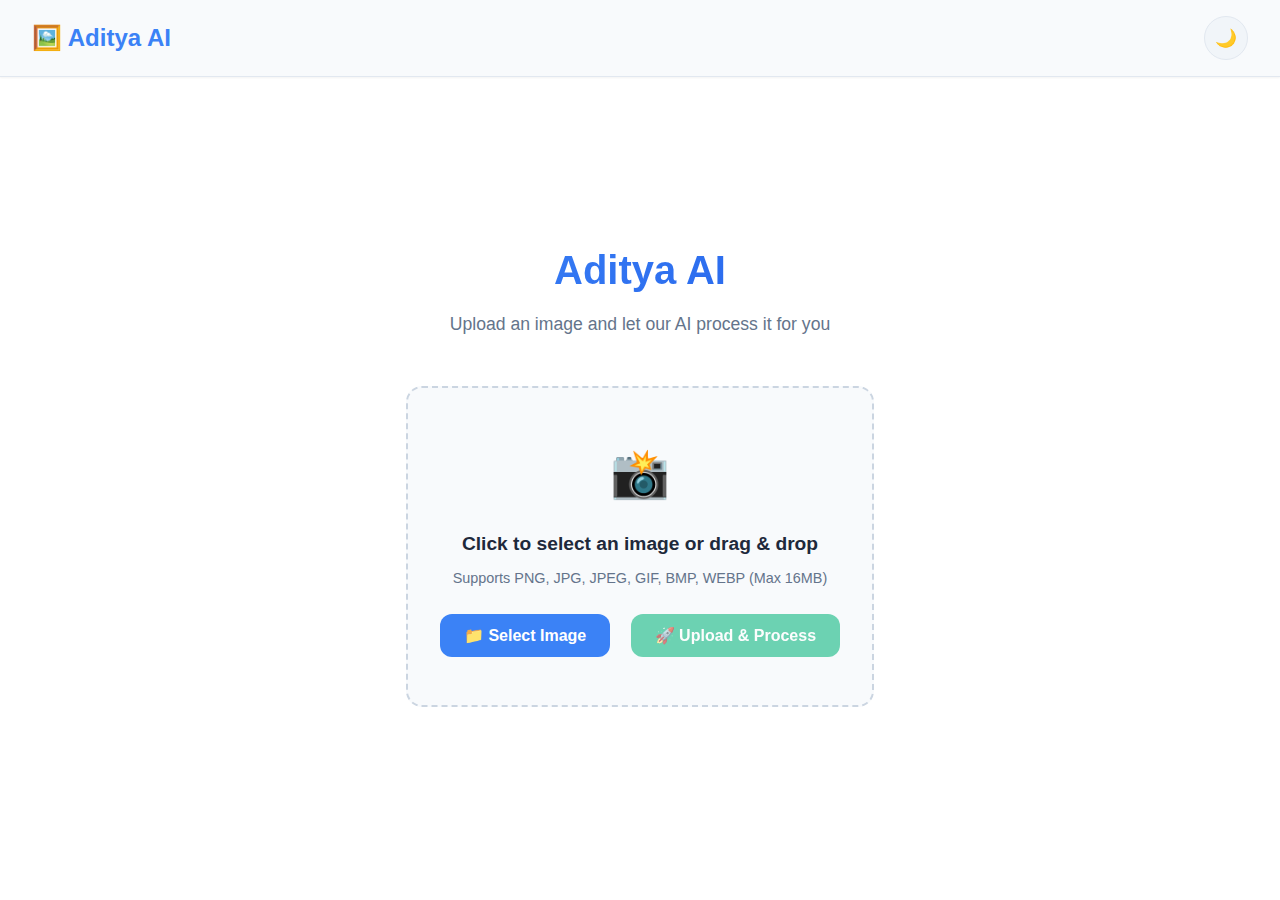
<file: templates/upload_index.html>
<!DOCTYPE html>
<html lang="en">
<head>
    <meta charset="UTF-8">
    <meta name="viewport" content="width=device-width, initial-scale=1.0">
    <title>Aditya AI - Image Upload</title>
    
    <style>
        /* CSS Variables for Light Theme */
        :root {
            --bg-primary: #ffffff;
            --bg-secondary: #f8fafc;
            --bg-tertiary: #f1f5f9;
            --text-primary: #1e293b;
            --text-secondary: #64748b;
            --text-tertiary: #94a3b8;
            --border-primary: #e2e8f0;
            --border-secondary: #cbd5e1;
            --accent-primary: #3b82f6;
            --accent-secondary: #2563eb;
            --accent-hover: #1d4ed8;
            --success: #10b981;
            --error: #ef4444;
            --warning: #f59e0b;
            --shadow-sm: 0 1px 2px 0 rgba(0, 0, 0, 0.05);
            --shadow-md: 0 4px 6px -1px rgba(0, 0, 0, 0.1), 0 2px 4px -1px rgba(0, 0, 0, 0.06);
            --shadow-lg: 0 10px 15px -3px rgba(0, 0, 0, 0.1), 0 4px 6px -2px rgba(0, 0, 0, 0.05);
        }
        
        /* Dark Theme Variables */
        [data-theme="dark"] {
            --bg-primary: #0f172a;
            --bg-secondary: #1e293b;
            --bg-tertiary: #334155;
            --text-primary: #f8fafc;
            --text-secondary: #cbd5e1;
            --text-tertiary: #94a3b8;
            --border-primary: #334155;
            --border-secondary: #475569;
            --accent-primary: #3b82f6;
            --accent-secondary: #60a5fa;
            --accent-hover: #93c5fd;
            --success: #10b981;
            --error: #ef4444;
            --warning: #f59e0b;
            --shadow-sm: 0 1px 2px 0 rgba(0, 0, 0, 0.2);
            --shadow-md: 0 4px 6px -1px rgba(0, 0, 0, 0.3), 0 2px 4px -1px rgba(0, 0, 0, 0.2);
            --shadow-lg: 0 10px 15px -3px rgba(0, 0, 0, 0.3), 0 4px 6px -2px rgba(0, 0, 0, 0.2);
        }
        
        /* Reset and Base Styles */
        * {
            margin: 0;
            padding: 0;
            box-sizing: border-box;
        }
        
        body {
            font-family: -apple-system, BlinkMacSystemFont, 'Segoe UI', Roboto, 'Helvetica Neue', Arial, sans-serif;
            background: var(--bg-primary);
            color: var(--text-primary);
            line-height: 1.6;
            transition: all 0.3s cubic-bezier(0.4, 0, 0.2, 1);
            min-height: 100vh;
            display: flex;
            flex-direction: column;
        }
        
        /* Header */
        .header {
            background: var(--bg-secondary);
            border-bottom: 1px solid var(--border-primary);
            padding: 1rem 2rem;
            display: flex;
            justify-content: space-between;
            align-items: center;
            box-shadow: var(--shadow-sm);
        }
        
        .logo {
            font-size: 1.5rem;
            font-weight: 700;
            color: var(--accent-primary);
            display: flex;
            align-items: center;
            gap: 0.5rem;
        }
        
        .theme-toggle {
            background: var(--bg-tertiary);
            border: 1px solid var(--border-primary);
            color: var(--text-primary);
            padding: 0.5rem;
            border-radius: 50%;
            cursor: pointer;
            transition: all 0.2s ease;
            width: 44px;
            height: 44px;
            display: flex;
            align-items: center;
            justify-content: center;
            font-size: 1.1rem;
        }
        
        .theme-toggle:hover {
            background: var(--bg-primary);
            border-color: var(--accent-primary);
            transform: scale(1.05);
        }
        
        /* Main Container */
        .container {
            flex: 1;
            max-width: 800px;
            margin: 0 auto;
            padding: 2rem;
            display: flex;
            flex-direction: column;
            justify-content: center;
            min-height: calc(100vh - 80px);
        }
        
        .title {
            text-align: center;
            font-size: 2.5rem;
            font-weight: 800;
            color: var(--text-primary);
            margin-bottom: 0.5rem;
            background: linear-gradient(135deg, var(--accent-primary), var(--accent-secondary));
            -webkit-background-clip: text;
            -webkit-text-fill-color: transparent;
            background-clip: text;
        }
        
        .subtitle {
            text-align: center;
            font-size: 1.1rem;
            color: var(--text-secondary);
            margin-bottom: 3rem;
        }
        
        /* Upload Section */
        .upload-section {
            background: var(--bg-secondary);
            border: 2px dashed var(--border-secondary);
            border-radius: 16px;
            padding: 3rem 2rem;
            text-align: center;
            transition: all 0.3s ease;
            margin-bottom: 2rem;
            cursor: pointer;
            position: relative;
            overflow: hidden;
        }
        
        .upload-section:hover {
            border-color: var(--accent-primary);
            background: var(--bg-tertiary);
            transform: translateY(-2px);
            box-shadow: var(--shadow-lg);
        }
        
        .upload-section.dragover {
            border-color: var(--accent-primary);
            background: var(--bg-tertiary);
            transform: scale(1.02);
        }
        
        .upload-icon {
            font-size: 3rem;
            color: var(--text-tertiary);
            margin-bottom: 1rem;
            transition: all 0.3s ease;
        }
        
        .upload-section:hover .upload-icon {
            color: var(--accent-primary);
            transform: scale(1.1);
        }
        
        .upload-text {
            font-size: 1.2rem;
            color: var(--text-primary);
            margin-bottom: 0.5rem;
            font-weight: 600;
        }
        
        .upload-hint {
            font-size: 0.9rem;
            color: var(--text-secondary);
            margin-bottom: 1.5rem;
        }
        
        .file-input {
            display: none;
        }
        
        .select-button {
            background: var(--accent-primary);
            color: white;
            border: none;
            padding: 0.75rem 1.5rem;
            border-radius: 12px;
            font-size: 1rem;
            font-weight: 600;
            cursor: pointer;
            transition: all 0.2s ease;
            margin-right: 1rem;
        }
        
        .select-button:hover {
            background: var(--accent-secondary);
            transform: translateY(-1px);
            box-shadow: var(--shadow-md);
        }
        
        .upload-button {
            background: var(--success);
            color: white;
            border: none;
            padding: 0.75rem 1.5rem;
            border-radius: 12px;
            font-size: 1rem;
            font-weight: 600;
            cursor: pointer;
            transition: all 0.2s ease;
            opacity: 0.6;
            pointer-events: none;
        }
        
        .upload-button.enabled {
            opacity: 1;
            pointer-events: all;
        }
        
        .upload-button.enabled:hover {
            background: #059669;
            transform: translateY(-1px);
            box-shadow: var(--shadow-md);
        }
        
        .upload-button:disabled {
            opacity: 0.4;
            cursor: not-allowed;
        }
        
        /* File Preview */
        .file-preview {
            display: none;
            margin-top: 1.5rem;
            padding: 1rem;
            background: var(--bg-tertiary);
            border-radius: 12px;
            border: 1px solid var(--border-primary);
        }
        
        .file-preview.show {
            display: block;
            animation: fadeInUp 0.3s ease;
        }
        
        .preview-image {
            max-width: 200px;
            max-height: 200px;
            border-radius: 8px;
            object-fit: cover;
            margin-bottom: 1rem;
            box-shadow: var(--shadow-md);
        }
        
        .file-info {
            font-size: 0.9rem;
            color: var(--text-secondary);
            margin-bottom: 1rem;
        }
        
        .remove-file {
            background: var(--error);
            color: white;
            border: none;
            padding: 0.5rem 1rem;
            border-radius: 8px;
            font-size: 0.9rem;
            cursor: pointer;
            transition: all 0.2s ease;
        }
        
        .remove-file:hover {
            background: #dc2626;
            transform: scale(1.05);
        }
        
        /* Response Section */
        .response-section {
            margin-top: 2rem;
            padding: 1.5rem;
            border-radius: 12px;
            border: 1px solid var(--border-primary);
            background: var(--bg-secondary);
            display: none;
            box-shadow: var(--shadow-sm);
        }
        
        .response-section.show {
            display: block;
            animation: fadeInUp 0.3s ease;
        }
        
        .response-section.success {
            border-color: var(--success);
            background: rgba(16, 185, 129, 0.1);
        }
        
        .response-section.error {
            border-color: var(--error);
            background: rgba(239, 68, 68, 0.1);
        }
        
        .response-section.warning {
            border-color: var(--warning);
            background: rgba(245, 158, 11, 0.1);
        }
        
        .response-title {
            font-size: 1.1rem;
            font-weight: 600;
            margin-bottom: 0.5rem;
            display: flex;
            align-items: center;
            gap: 0.5rem;
        }
        
        .response-message {
            color: var(--text-secondary);
            line-height: 1.6;
        }
        
        .response-details {
            margin-top: 1rem;
            padding: 1rem;
            background: var(--bg-tertiary);
            border-radius: 8px;
            font-size: 0.9rem;
        }
        
        .detail-item {
            display: flex;
            justify-content: space-between;
            margin-bottom: 0.5rem;
        }
        
        .detail-label {
            font-weight: 600;
            color: var(--text-primary);
        }
        
        .detail-value {
            color: var(--text-secondary);
        }
        
        /* Loading Spinner */
        .loading {
            display: none;
            justify-content: center;
            align-items: center;
            margin-top: 1rem;
        }
        
        .loading.show {
            display: flex;
        }
        
        .spinner {
            width: 24px;
            height: 24px;
            border: 2px solid var(--border-secondary);
            border-radius: 50%;
            border-top-color: var(--accent-primary);
            animation: spin 0.8s linear infinite;
            margin-right: 0.5rem;
        }
        
        /* Responsive Design */
        @media (max-width: 768px) {
            .header {
                padding: 1rem;
            }
            
            .container {
                padding: 1rem;
            }
            
            .title {
                font-size: 2rem;
            }
            
            .upload-section {
                padding: 2rem 1rem;
            }
            
            .select-button,
            .upload-button {
                display: block;
                width: 100%;
                margin: 0.5rem 0;
            }
        }
        
        /* Animations */
        @keyframes fadeInUp {
            from {
                opacity: 0;
                transform: translateY(20px);
            }
            to {
                opacity: 1;
                transform: translateY(0);
            }
        }
        
        @keyframes spin {
            to { transform: rotate(360deg); }
        }
        
        .fade-in {
            animation: fadeInUp 0.6s ease forwards;
        }
    </style>
</head>
<body>
    <!-- Header -->
    <div class="header">
        <div class="logo">
            🖼️ Aditya AI
        </div>
        <button class="theme-toggle" onclick="toggleTheme()" id="themeToggle" title="Toggle theme">
            🌙
        </button>
    </div>

    <!-- Main Container -->
    <div class="container">
        <h1 class="title">Aditya AI</h1>
        <p class="subtitle">Upload an image and let our AI process it for you</p>

        <!-- Upload Section -->
        <div class="upload-section" id="uploadSection" onclick="triggerFileInput()">
            <div class="upload-icon">📸</div>
            <div class="upload-text">Click to select an image or drag & drop</div>
            <div class="upload-hint">Supports PNG, JPG, JPEG, GIF, BMP, WEBP (Max 16MB)</div>
            
            <input type="file" id="fileInput" class="file-input" accept="image/*" onchange="handleFileSelect(event)">
            
            <div>
                <button type="button" class="select-button" onclick="triggerFileInput()">
                    📁 Select Image
                </button>
                <button type="button" class="upload-button" id="uploadButton" onclick="uploadImage()">
                    🚀 Upload & Process
                </button>
            </div>

            <!-- File Preview -->
            <div class="file-preview" id="filePreview">
                <img id="previewImage" class="preview-image" alt="Preview">
                <div class="file-info" id="fileInfo"></div>
                <button type="button" class="remove-file" onclick="removeFile()">
                    🗑️ Remove
                </button>
            </div>
        </div>

        <!-- Loading -->
        <div class="loading" id="loading">
            <div class="spinner"></div>
            <span>Processing image...</span>
        </div>

        <!-- Response Section -->
        <div class="response-section" id="responseSection">
            <div class="response-title" id="responseTitle"></div>
            <div class="response-message" id="responseMessage"></div>
            <div class="response-details" id="responseDetails"></div>
        </div>
    </div>

    <script>
        let selectedFile = null;

        // Theme Management
        function initializeTheme() {
            const savedTheme = localStorage.getItem('upload-app-theme');
            const systemPrefersDark = window.matchMedia('(prefers-color-scheme: dark)').matches;
            const theme = savedTheme || (systemPrefersDark ? 'dark' : 'light');
            
            document.documentElement.setAttribute('data-theme', theme);
            updateThemeIcon(theme);
        }

        function toggleTheme() {
            const currentTheme = document.documentElement.getAttribute('data-theme');
            const newTheme = currentTheme === 'dark' ? 'light' : 'dark';
            
            document.documentElement.setAttribute('data-theme', newTheme);
            localStorage.setItem('upload-app-theme', newTheme);
            updateThemeIcon(newTheme);
        }

        function updateThemeIcon(theme) {
            const themeIcon = document.querySelector('#themeToggle');
            themeIcon.textContent = theme === 'dark' ? '☀️' : '🌙';
        }

        // File Handling
        function triggerFileInput() {
            document.getElementById('fileInput').click();
        }

        function handleFileSelect(event) {
            const file = event.target.files[0];
            if (file) {
                if (validateFile(file)) {
                    selectedFile = file;
                    showFilePreview(file);
                    enableUploadButton();
                } else {
                    removeFile();
                }
            }
        }

        function validateFile(file) {
            // Check file type
            const allowedTypes = ['image/png', 'image/jpeg', 'image/jpg', 'image/gif', 'image/bmp', 'image/webp'];
            if (!allowedTypes.includes(file.type)) {
                showResponse('error', '❌ Invalid File Type', 'Please select a valid image file (PNG, JPG, JPEG, GIF, BMP, WEBP).');
                return false;
            }

            // Check file size (16MB)
            const maxSize = 16 * 1024 * 1024;
            if (file.size > maxSize) {
                showResponse('error', '❌ File Too Large', 'Please select an image smaller than 16MB.');
                return false;
            }

            return true;
        }

        function showFilePreview(file) {
            const preview = document.getElementById('filePreview');
            const previewImage = document.getElementById('previewImage');
            const fileInfo = document.getElementById('fileInfo');

            // Create file URL for preview
            const fileURL = URL.createObjectURL(file);
            previewImage.src = fileURL;

            // Show file info
            const sizeInMB = (file.size / (1024 * 1024)).toFixed(2);
            fileInfo.innerHTML = `
                <strong>File:</strong> ${file.name}<br>
                <strong>Size:</strong> ${sizeInMB} MB<br>
                <strong>Type:</strong> ${file.type}
            `;

            preview.classList.add('show');
            hideResponse();
        }

        function removeFile() {
            selectedFile = null;
            document.getElementById('fileInput').value = '';
            document.getElementById('filePreview').classList.remove('show');
            disableUploadButton();
            hideResponse();
            
            // Clean up object URL
            const previewImage = document.getElementById('previewImage');
            if (previewImage.src.startsWith('blob:')) {
                URL.revokeObjectURL(previewImage.src);
            }
        }

        function enableUploadButton() {
            document.getElementById('uploadButton').classList.add('enabled');
        }

        function disableUploadButton() {
            document.getElementById('uploadButton').classList.remove('enabled');
        }

        // Upload Functionality
        async function uploadImage() {
            if (!selectedFile) {
                showResponse('warning', '⚠️ No File Selected', 'Please select an image file before uploading.');
                return;
            }

            showLoading();
            hideResponse();

            try {
                const formData = new FormData();
                formData.append('image', selectedFile);

                const response = await fetch('/upload_image', {
                    method: 'POST',
                    body: formData
                });

                const result = await response.json();
                hideLoading();

                if (response.ok) {
                    showResponse('success', '✅ Success!', result.message, result.details);
                } else {
                    showResponse('error', '❌ Upload Failed', result.error);
                }
            } catch (error) {
                hideLoading();
                showResponse('error', '❌ Connection Error', 'Failed to connect to the server. Please try again.');
                console.error('Upload error:', error);
            }
        }

        // UI Feedback
        function showLoading() {
            document.getElementById('loading').classList.add('show');
        }

        function hideLoading() {
            document.getElementById('loading').classList.remove('show');
        }

        function showResponse(type, title, message, details = null) {
            const responseSection = document.getElementById('responseSection');
            const responseTitle = document.getElementById('responseTitle');
            const responseMessage = document.getElementById('responseMessage');
            const responseDetails = document.getElementById('responseDetails');

            responseTitle.textContent = title;
            responseMessage.textContent = message;

            // Clear previous classes
            responseSection.className = 'response-section show ' + type;

            // Show details if provided
            if (details) {
                let detailsHTML = '';
                for (const [key, value] of Object.entries(details)) {
                    const label = key.charAt(0).toUpperCase() + key.slice(1);
                    detailsHTML += `
                        <div class="detail-item">
                            <span class="detail-label">${label}:</span>
                            <span class="detail-value">${value}</span>
                        </div>
                    `;
                }
                responseDetails.innerHTML = detailsHTML;
                responseDetails.style.display = 'block';
            } else {
                responseDetails.style.display = 'none';
            }
        }

        function hideResponse() {
            document.getElementById('responseSection').classList.remove('show');
        }

        // Drag and Drop
        function setupDragAndDrop() {
            const uploadSection = document.getElementById('uploadSection');

            uploadSection.addEventListener('dragover', (e) => {
                e.preventDefault();
                uploadSection.classList.add('dragover');
            });

            uploadSection.addEventListener('dragleave', (e) => {
                e.preventDefault();
                uploadSection.classList.remove('dragover');
            });

            uploadSection.addEventListener('drop', (e) => {
                e.preventDefault();
                uploadSection.classList.remove('dragover');

                const files = e.dataTransfer.files;
                if (files.length > 0) {
                    const file = files[0];
                    if (validateFile(file)) {
                        selectedFile = file;
                        showFilePreview(file);
                        enableUploadButton();
                        
                        // Update file input
                        const fileInput = document.getElementById('fileInput');
                        const dataTransfer = new DataTransfer();
                        dataTransfer.items.add(file);
                        fileInput.files = dataTransfer.files;
                    }
                }
            });
        }

        // Initialize
        document.addEventListener('DOMContentLoaded', function() {
            initializeTheme();
            setupDragAndDrop();
        });

        // Listen for system theme changes
        window.matchMedia('(prefers-color-scheme: dark)').addEventListener('change', function(e) {
            if (!localStorage.getItem('upload-app-theme')) {
                const newTheme = e.matches ? 'dark' : 'light';
                document.documentElement.setAttribute('data-theme', newTheme);
                updateThemeIcon(newTheme);
            }
        });
    </script>
</body>
</html>
</file>
